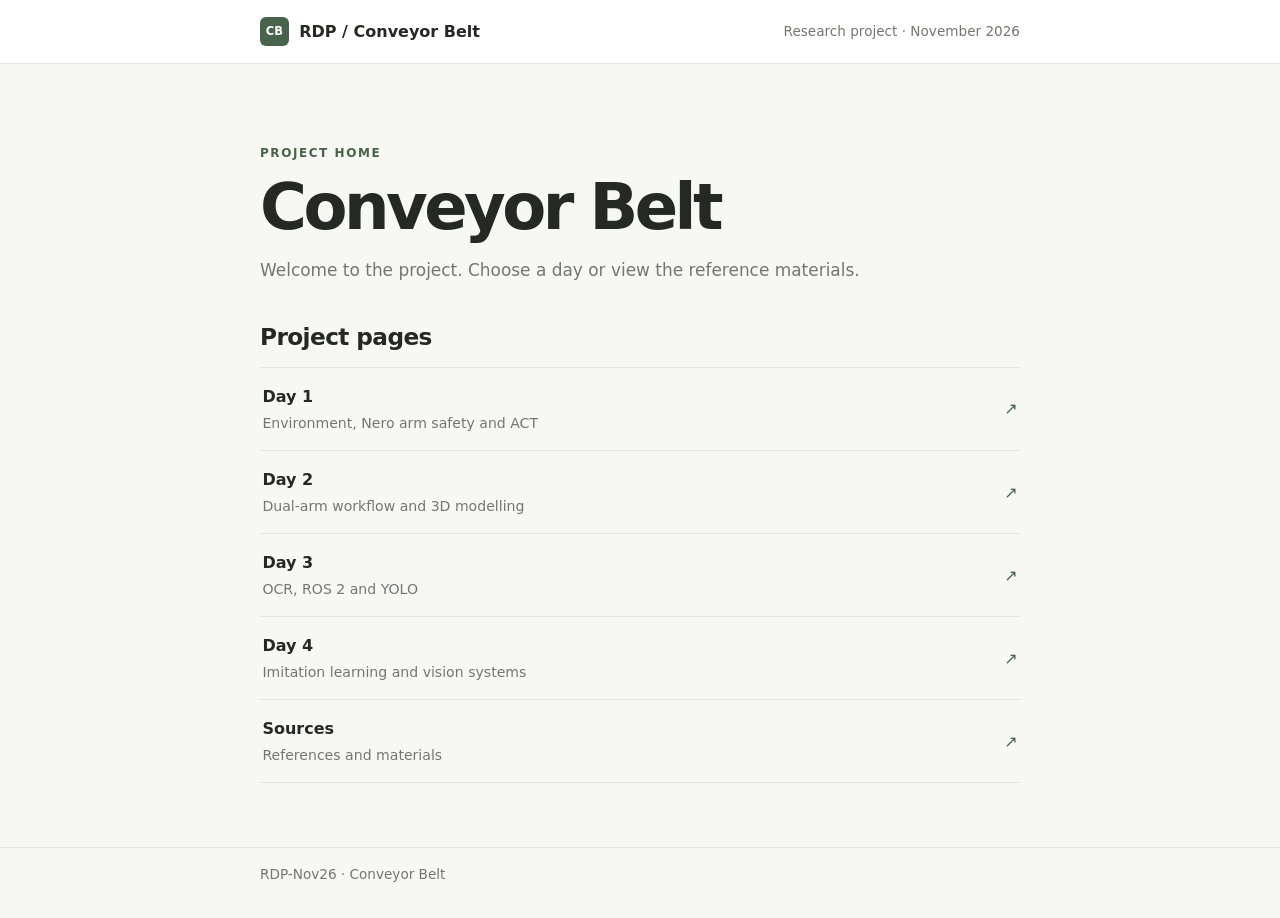
<file: index.html>
<!doctype html>
<html lang="en">
<head>
  <meta charset="utf-8">
  <meta name="viewport" content="width=device-width, initial-scale=1">
  <meta name="description" content="RDP-Nov26 Conveyor Belt project home page.">
  <title>Conveyor Belt — RDP-Nov26</title>
  <link rel="stylesheet" href="assets/site.css">
</head>
<body>
  <header class="site-header">
    <a class="brand" href="index.html"><span class="brand-mark" aria-hidden="true">CB</span> RDP / Conveyor Belt</a>
    <span class="header-note">Research project · November 2026</span>
  </header>
  <main class="container home-main">
    <p class="eyebrow">Project home</p>
    <h1>Conveyor Belt</h1>
    <p class="intro">Welcome to the project. Choose a day or view the reference materials.</p>
    <section aria-labelledby="pages-title">
      <h2 id="pages-title">Project pages</h2>
      <nav aria-label="Project pages" class="page-list">
        <a class="page-row" href="pages/day-1.html"><span><strong>Day 1</strong><small>Environment, Nero arm safety and ACT</small></span><span class="arrow" aria-hidden="true">↗</span></a>
        <a class="page-row" href="pages/day-2.html"><span><strong>Day 2</strong><small>Dual-arm workflow and 3D modelling</small></span><span class="arrow" aria-hidden="true">↗</span></a>
        <a class="page-row" href="pages/day-3.html"><span><strong>Day 3</strong><small>OCR, ROS 2 and YOLO</small></span><span class="arrow" aria-hidden="true">↗</span></a>
        <a class="page-row" href="pages/day-4.html"><span><strong>Day 4</strong><small>Imitation learning and vision systems</small></span><span class="arrow" aria-hidden="true">↗</span></a>
        <a class="page-row" href="pages/sources.html"><span><strong>Sources</strong><small>References and materials</small></span><span class="arrow" aria-hidden="true">↗</span></a>
        <!-- Add a page: create pages/your-page.html and copy a page-row link, changing its URL, title, and description. -->
      </nav>
    </section>
  </main>
  <footer class="site-footer"><div class="container">RDP-Nov26 · Conveyor Belt</div></footer>
</body>
</html>
</file>
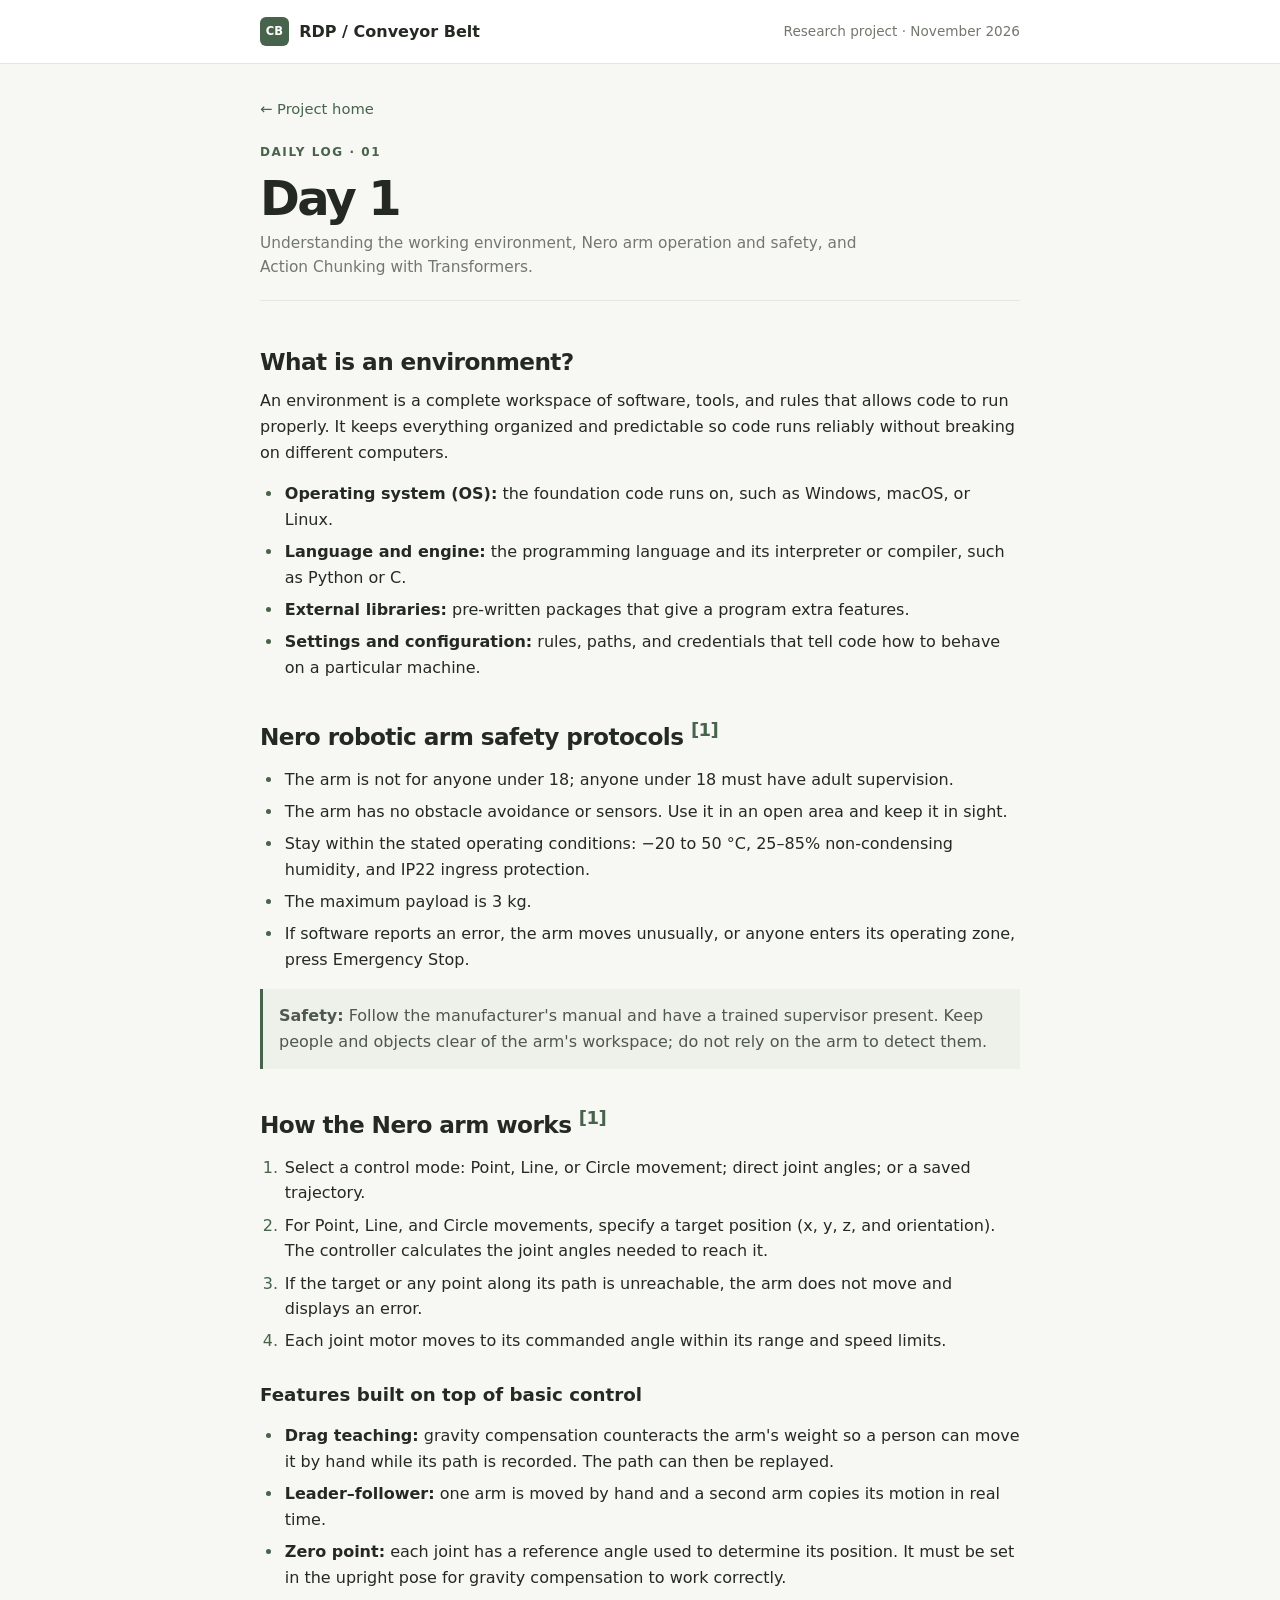
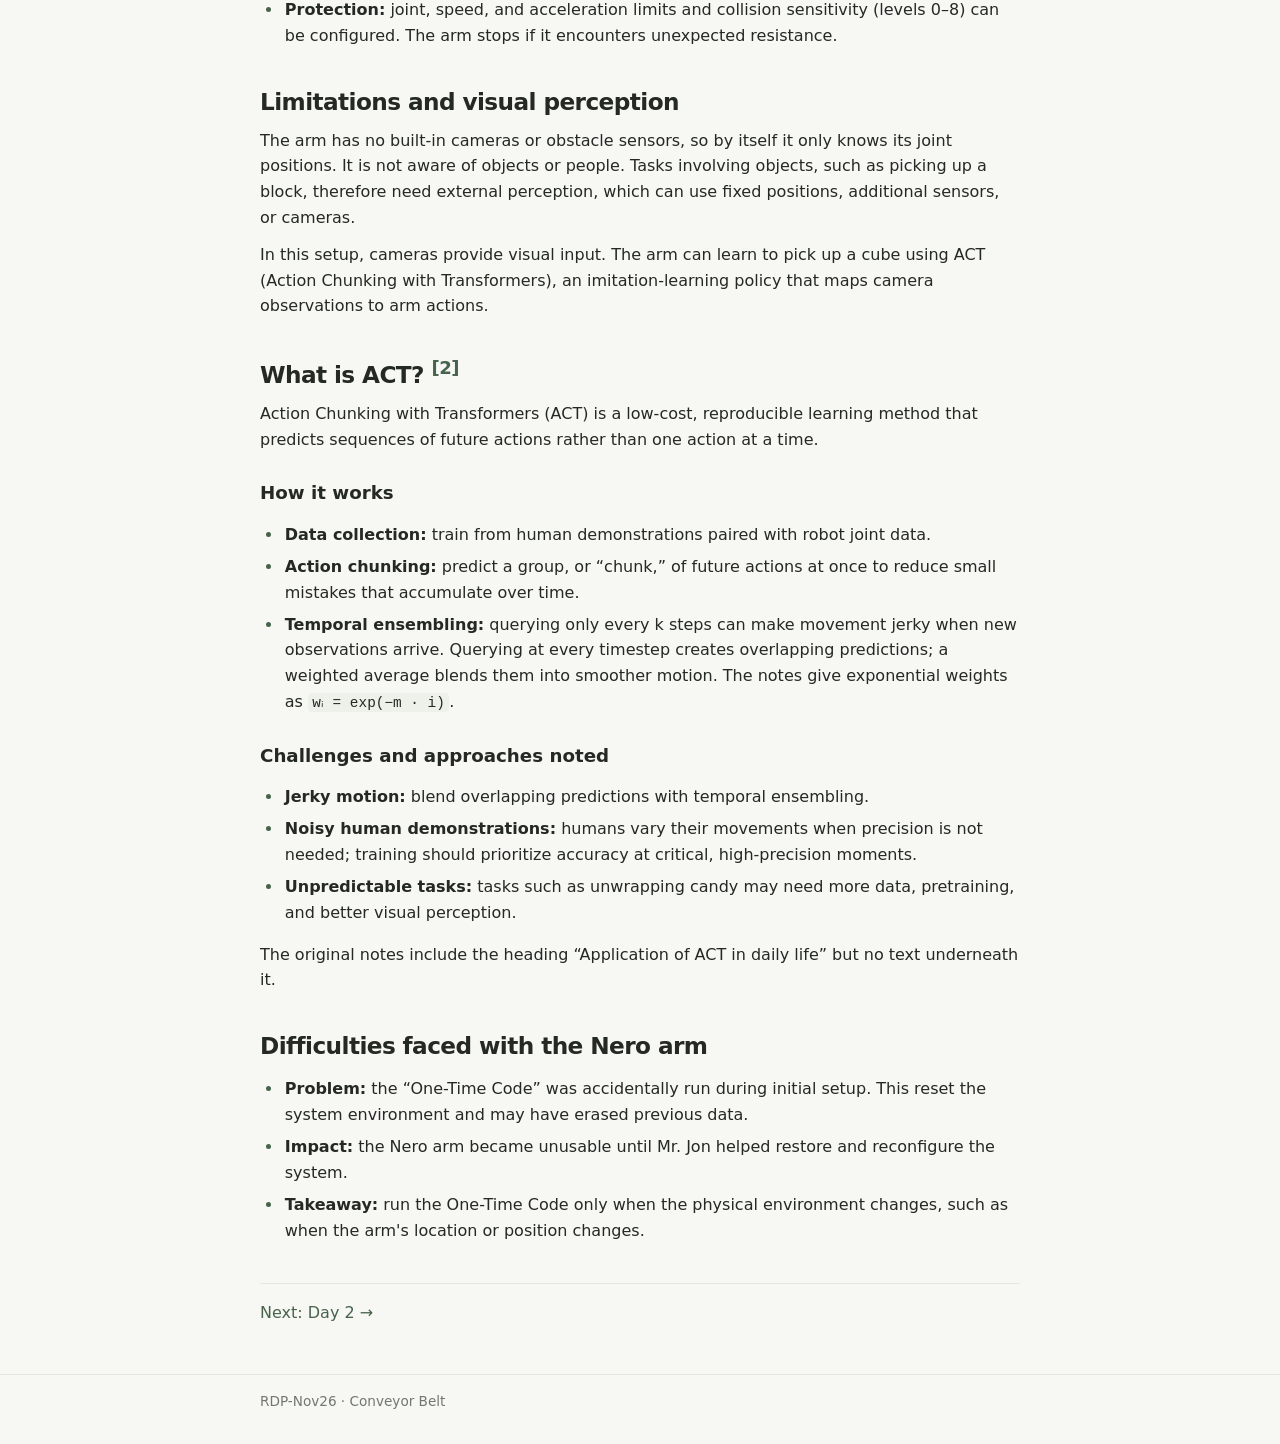
<file: pages/day-1.html>
<!doctype html>
<html lang="en">
<head>
  <meta charset="utf-8">
  <meta name="viewport" content="width=device-width, initial-scale=1">
  <meta name="description" content="Day 1 notes on the Nero robotic arm, operating environment, safety, and ACT.">
  <title>Day 1 — Conveyor Belt</title>
  <link rel="stylesheet" href="../assets/site.css">
</head>
<body>
  <header class="site-header">
    <a class="brand" href="../index.html"><span class="brand-mark" aria-hidden="true">CB</span> RDP / Conveyor Belt</a>
    <span class="header-note">Research project · November 2026</span>
  </header>
  <main class="container page-main">
    <a class="back-link" href="../index.html">← Project home</a>
    <header class="page-heading"><p class="eyebrow">Daily log · 01</p><h1>Day 1</h1><p class="intro">Understanding the working environment, Nero arm operation and safety, and Action Chunking with Transformers.</p></header>

    <article class="article-content">
      <h2>What is an environment?</h2>
      <p>An environment is a complete workspace of software, tools, and rules that allows code to run properly. It keeps everything organized and predictable so code runs reliably without breaking on different computers.</p>
      <ul>
        <li><strong>Operating system (OS):</strong> the foundation code runs on, such as Windows, macOS, or Linux.</li>
        <li><strong>Language and engine:</strong> the programming language and its interpreter or compiler, such as Python or C.</li>
        <li><strong>External libraries:</strong> pre-written packages that give a program extra features.</li>
        <li><strong>Settings and configuration:</strong> rules, paths, and credentials that tell code how to behave on a particular machine.</li>
      </ul>

      <h2>Nero robotic arm safety protocols <a class="citation" href="../pages/sources.html">[1]</a></h2>
      <ul>
        <li>The arm is not for anyone under 18; anyone under 18 must have adult supervision.</li>
        <li>The arm has no obstacle avoidance or sensors. Use it in an open area and keep it in sight.</li>
        <li>Stay within the stated operating conditions: −20 to 50 °C, 25–85% non-condensing humidity, and IP22 ingress protection.</li>
        <li>The maximum payload is 3 kg.</li>
        <li>If software reports an error, the arm moves unusually, or anyone enters its operating zone, press Emergency Stop.</li>
      </ul>
      <p class="notice"><strong>Safety:</strong> Follow the manufacturer's manual and have a trained supervisor present. Keep people and objects clear of the arm's workspace; do not rely on the arm to detect them.</p>

      <h2>How the Nero arm works <a class="citation" href="../pages/sources.html">[1]</a></h2>
      <ol>
        <li>Select a control mode: Point, Line, or Circle movement; direct joint angles; or a saved trajectory.</li>
        <li>For Point, Line, and Circle movements, specify a target position (x, y, z, and orientation). The controller calculates the joint angles needed to reach it.</li>
        <li>If the target or any point along its path is unreachable, the arm does not move and displays an error.</li>
        <li>Each joint motor moves to its commanded angle within its range and speed limits.</li>
      </ol>

      <h3>Features built on top of basic control</h3>
      <ul>
        <li><strong>Drag teaching:</strong> gravity compensation counteracts the arm's weight so a person can move it by hand while its path is recorded. The path can then be replayed.</li>
        <li><strong>Leader–follower:</strong> one arm is moved by hand and a second arm copies its motion in real time.</li>
        <li><strong>Zero point:</strong> each joint has a reference angle used to determine its position. It must be set in the upright pose for gravity compensation to work correctly.</li>
        <li><strong>Protection:</strong> joint, speed, and acceleration limits and collision sensitivity (levels 0–8) can be configured. The arm stops if it encounters unexpected resistance.</li>
      </ul>

      <h2>Limitations and visual perception</h2>
      <p>The arm has no built-in cameras or obstacle sensors, so by itself it only knows its joint positions. It is not aware of objects or people. Tasks involving objects, such as picking up a block, therefore need external perception, which can use fixed positions, additional sensors, or cameras.</p>
      <p>In this setup, cameras provide visual input. The arm can learn to pick up a cube using ACT (Action Chunking with Transformers), an imitation-learning policy that maps camera observations to arm actions.</p>

      <h2>What is ACT? <a class="citation" href="../pages/sources.html">[2]</a></h2>
      <p>Action Chunking with Transformers (ACT) is a low-cost, reproducible learning method that predicts sequences of future actions rather than one action at a time.</p>
      <h3>How it works</h3>
      <ul>
        <li><strong>Data collection:</strong> train from human demonstrations paired with robot joint data.</li>
        <li><strong>Action chunking:</strong> predict a group, or “chunk,” of future actions at once to reduce small mistakes that accumulate over time.</li>
        <li><strong>Temporal ensembling:</strong> querying only every k steps can make movement jerky when new observations arrive. Querying at every timestep creates overlapping predictions; a weighted average blends them into smoother motion. The notes give exponential weights as <code>wᵢ = exp(−m · i)</code>.</li>
      </ul>
      <h3>Challenges and approaches noted</h3>
      <ul>
        <li><strong>Jerky motion:</strong> blend overlapping predictions with temporal ensembling.</li>
        <li><strong>Noisy human demonstrations:</strong> humans vary their movements when precision is not needed; training should prioritize accuracy at critical, high-precision moments.</li>
        <li><strong>Unpredictable tasks:</strong> tasks such as unwrapping candy may need more data, pretraining, and better visual perception.</li>
      </ul>
      <p>The original notes include the heading “Application of ACT in daily life” but no text underneath it.</p>

      <h2>Difficulties faced with the Nero arm</h2>
      <ul>
        <li><strong>Problem:</strong> the “One-Time Code” was accidentally run during initial setup. This reset the system environment and may have erased previous data.</li>
        <li><strong>Impact:</strong> the Nero arm became unusable until Mr. Jon helped restore and reconfigure the system.</li>
        <li><strong>Takeaway:</strong> run the One-Time Code only when the physical environment changes, such as when the arm's location or position changes.</li>
      </ul>
    </article>
    <nav class="article-pagination" aria-label="More project pages"><a href="day-2.html">Next: Day 2 →</a></nav>
  </main>
  <footer class="site-footer"><div class="container">RDP-Nov26 · Conveyor Belt</div></footer>
</body>
</html>
</file>
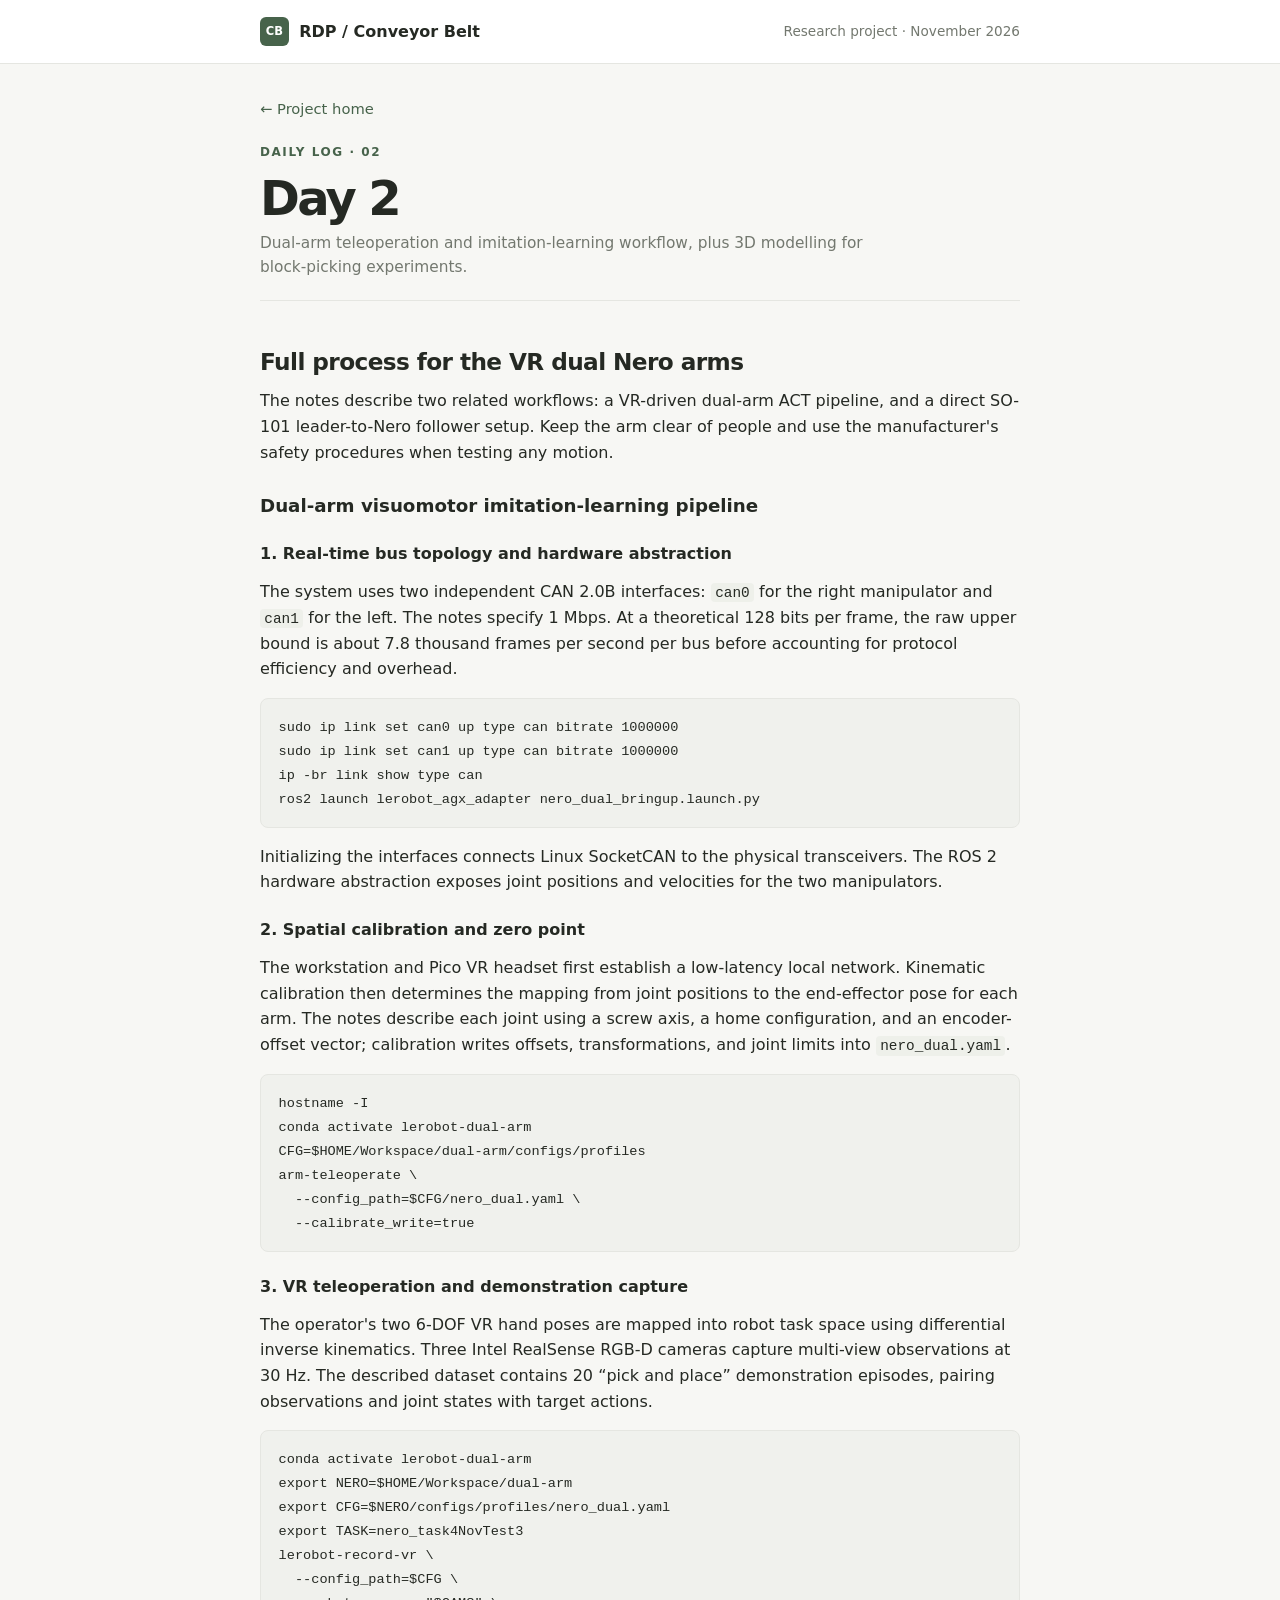
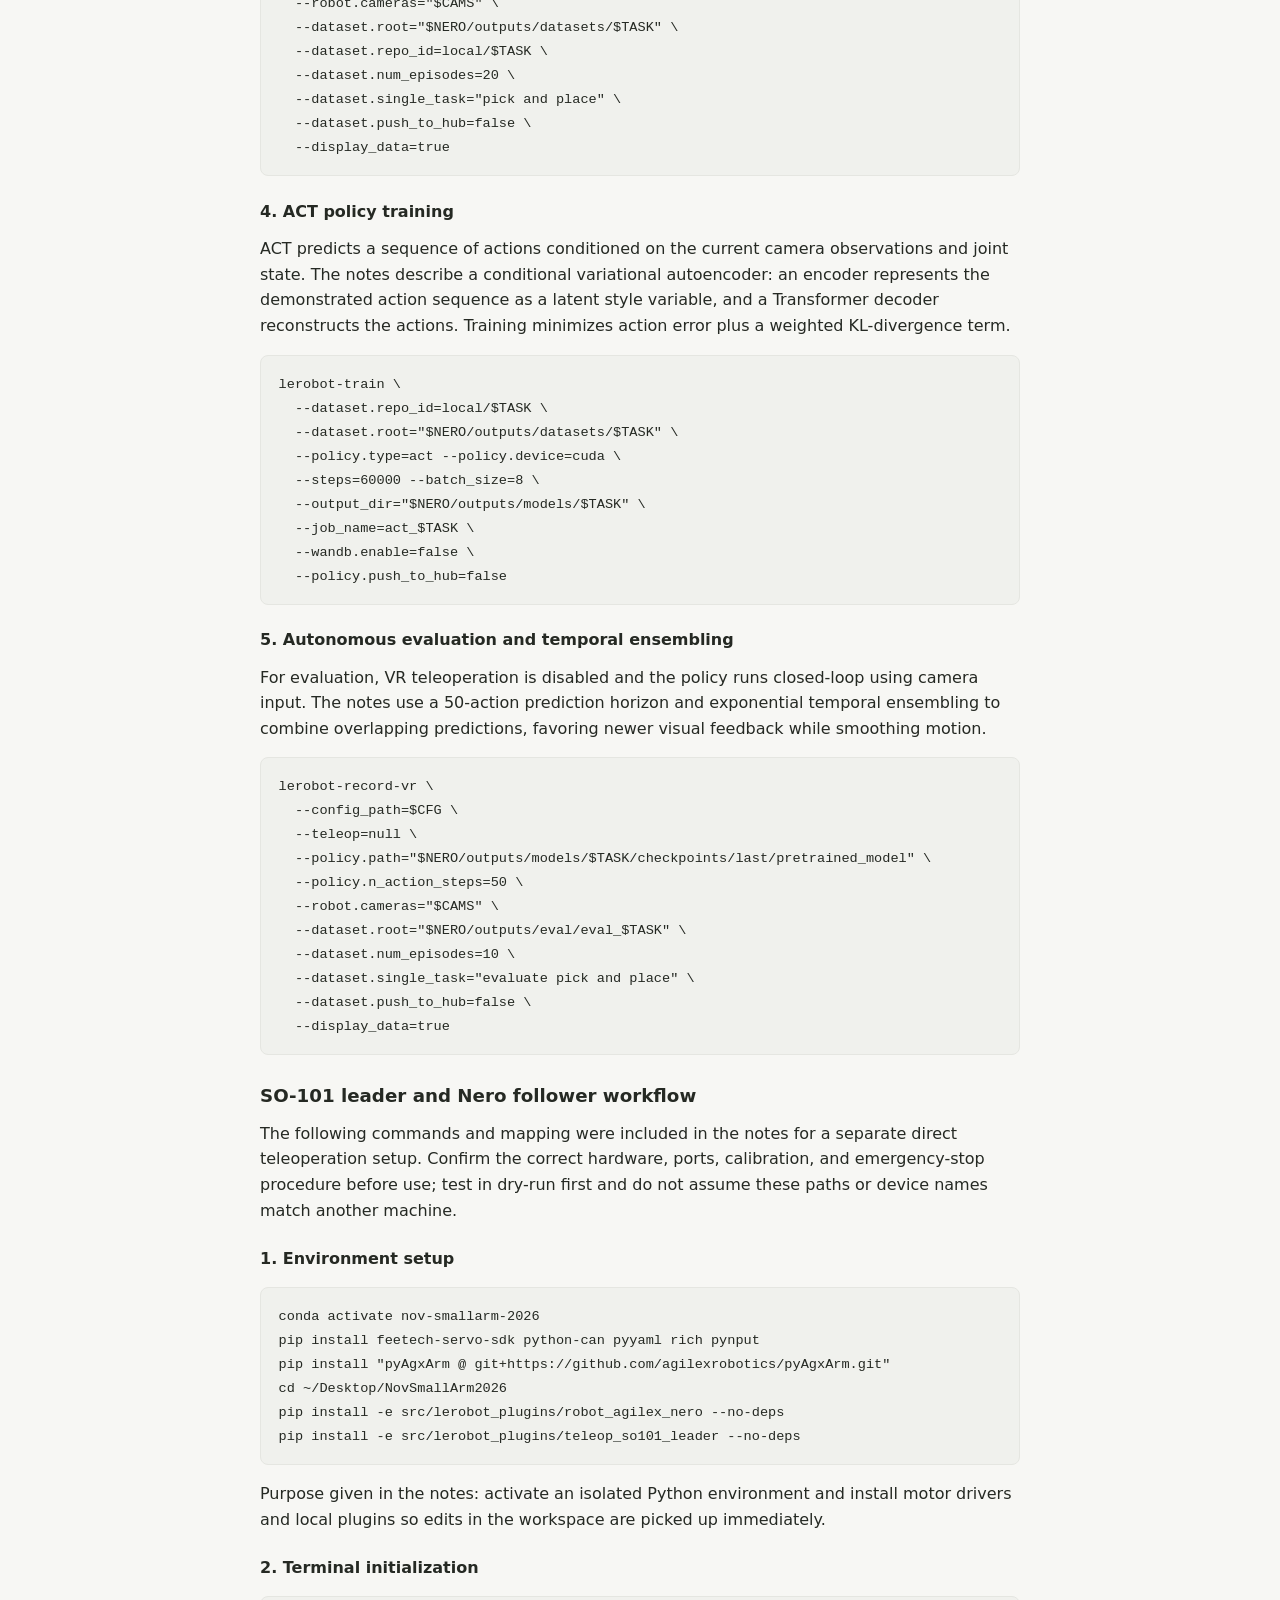
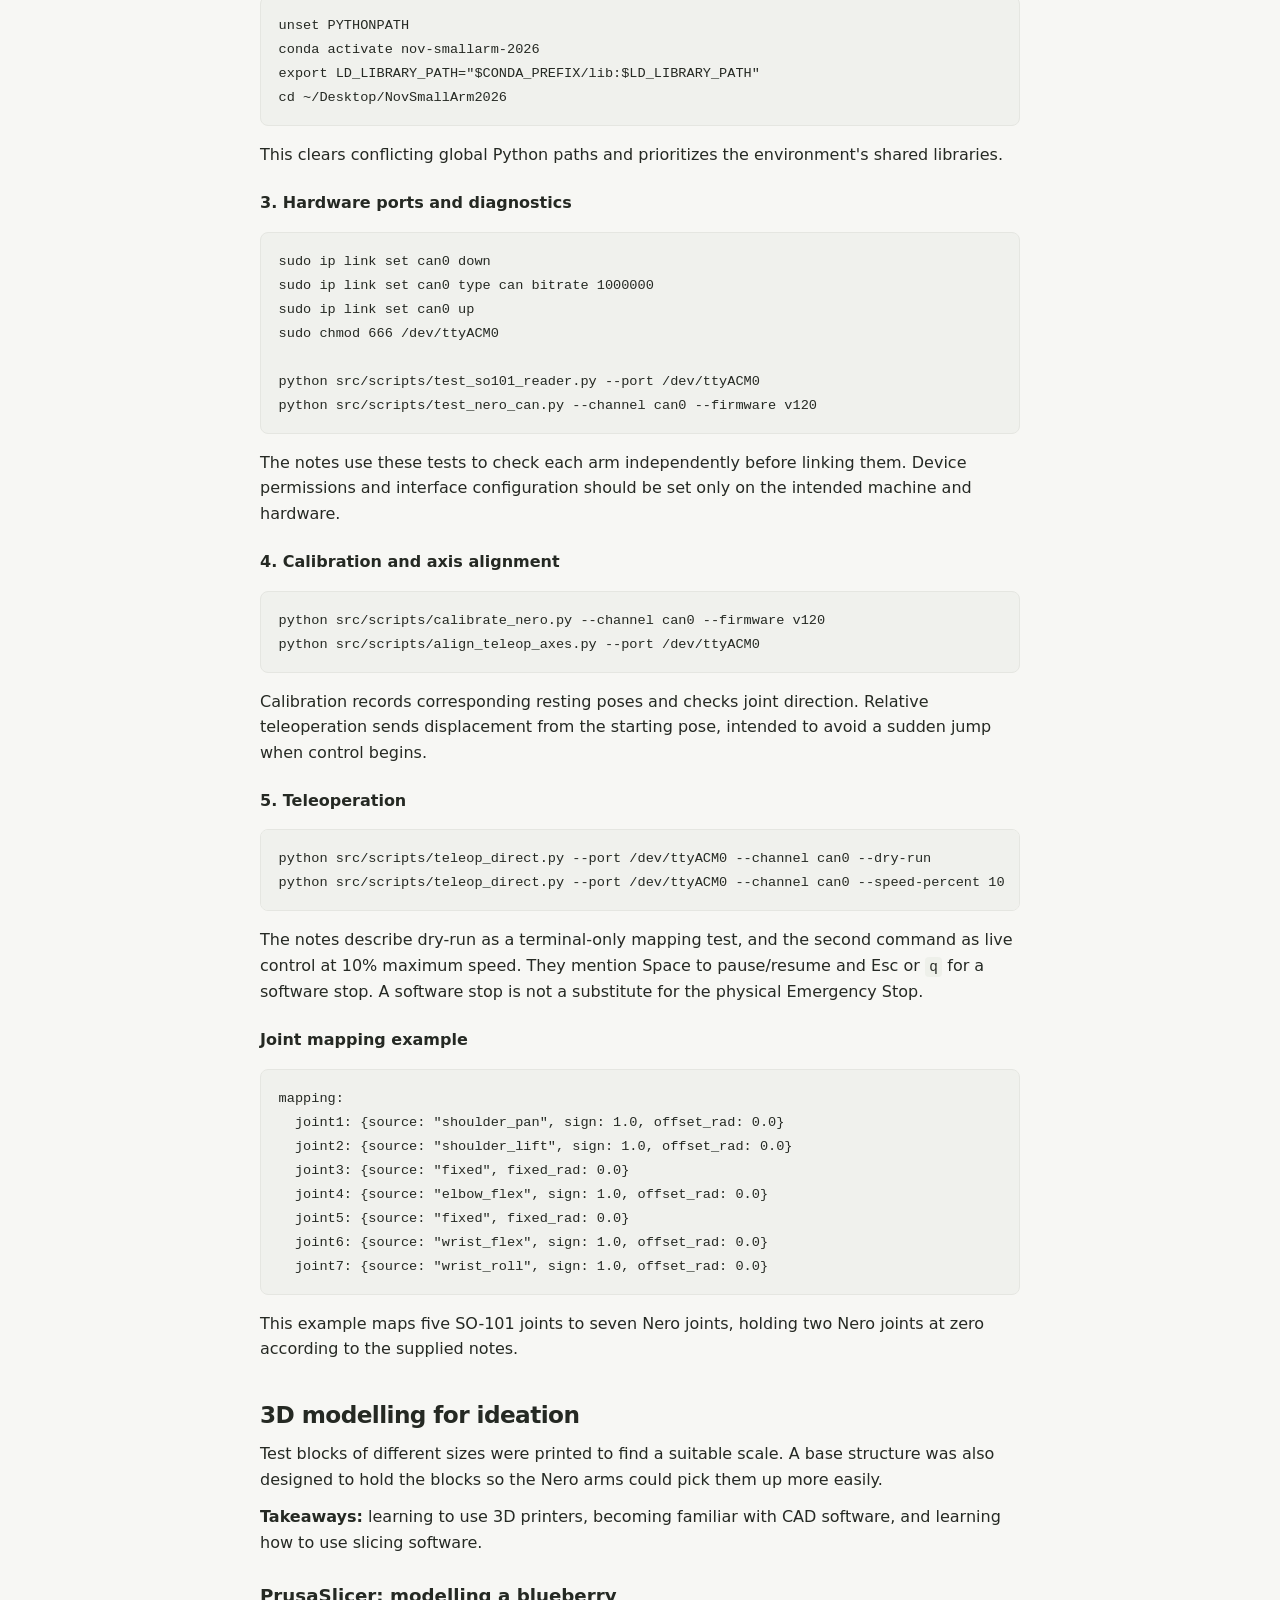
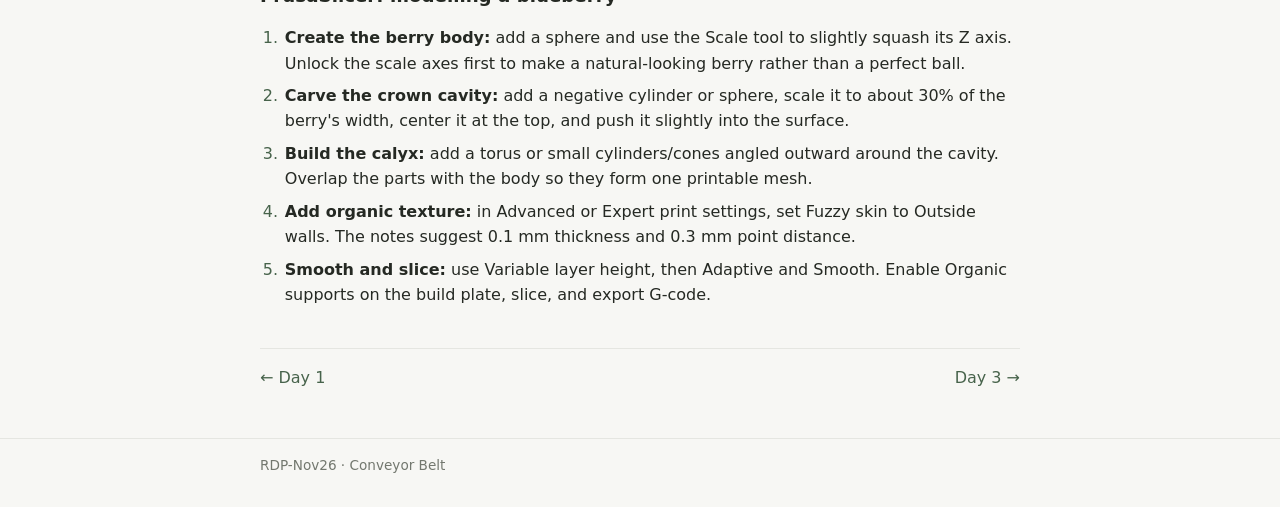
<file: pages/day-2.html>
<!doctype html>
<html lang="en">
<head>
  <meta charset="utf-8">
  <meta name="viewport" content="width=device-width, initial-scale=1">
  <meta name="description" content="Day 2 notes on the dual-arm Nero workflow, ACT, and 3D modelling.">
  <title>Day 2 — Conveyor Belt</title>
  <link rel="stylesheet" href="../assets/site.css">
</head>
<body>
  <header class="site-header">
    <a class="brand" href="../index.html"><span class="brand-mark" aria-hidden="true">CB</span> RDP / Conveyor Belt</a>
    <span class="header-note">Research project · November 2026</span>
  </header>
  <main class="container page-main">
    <a class="back-link" href="../index.html">← Project home</a>
    <header class="page-heading"><p class="eyebrow">Daily log · 02</p><h1>Day 2</h1><p class="intro">Dual-arm teleoperation and imitation-learning workflow, plus 3D modelling for block-picking experiments.</p></header>

    <article class="article-content">
      <h2>Full process for the VR dual Nero arms</h2>
      <p>The notes describe two related workflows: a VR-driven dual-arm ACT pipeline, and a direct SO-101 leader-to-Nero follower setup. Keep the arm clear of people and use the manufacturer's safety procedures when testing any motion.</p>

      <h3>Dual-arm visuomotor imitation-learning pipeline</h3>
      <h4>1. Real-time bus topology and hardware abstraction</h4>
      <p>The system uses two independent CAN 2.0B interfaces: <code>can0</code> for the right manipulator and <code>can1</code> for the left. The notes specify 1 Mbps. At a theoretical 128 bits per frame, the raw upper bound is about 7.8 thousand frames per second per bus before accounting for protocol efficiency and overhead.</p>
      <pre><code>sudo ip link set can0 up type can bitrate 1000000
sudo ip link set can1 up type can bitrate 1000000
ip -br link show type can
ros2 launch lerobot_agx_adapter nero_dual_bringup.launch.py</code></pre>
      <p>Initializing the interfaces connects Linux SocketCAN to the physical transceivers. The ROS 2 hardware abstraction exposes joint positions and velocities for the two manipulators.</p>

      <h4>2. Spatial calibration and zero point</h4>
      <p>The workstation and Pico VR headset first establish a low-latency local network. Kinematic calibration then determines the mapping from joint positions to the end-effector pose for each arm. The notes describe each joint using a screw axis, a home configuration, and an encoder-offset vector; calibration writes offsets, transformations, and joint limits into <code>nero_dual.yaml</code>.</p>
      <pre><code>hostname -I
conda activate lerobot-dual-arm
CFG=$HOME/Workspace/dual-arm/configs/profiles
arm-teleoperate \
  --config_path=$CFG/nero_dual.yaml \
  --calibrate_write=true</code></pre>

      <h4>3. VR teleoperation and demonstration capture</h4>
      <p>The operator's two 6-DOF VR hand poses are mapped into robot task space using differential inverse kinematics. Three Intel RealSense RGB-D cameras capture multi-view observations at 30 Hz. The described dataset contains 20 “pick and place” demonstration episodes, pairing observations and joint states with target actions.</p>
      <pre><code>conda activate lerobot-dual-arm
export NERO=$HOME/Workspace/dual-arm
export CFG=$NERO/configs/profiles/nero_dual.yaml
export TASK=nero_task4NovTest3
lerobot-record-vr \
  --config_path=$CFG \
  --robot.cameras="$CAMS" \
  --dataset.root="$NERO/outputs/datasets/$TASK" \
  --dataset.repo_id=local/$TASK \
  --dataset.num_episodes=20 \
  --dataset.single_task="pick and place" \
  --dataset.push_to_hub=false \
  --display_data=true</code></pre>

      <h4>4. ACT policy training</h4>
      <p>ACT predicts a sequence of actions conditioned on the current camera observations and joint state. The notes describe a conditional variational autoencoder: an encoder represents the demonstrated action sequence as a latent style variable, and a Transformer decoder reconstructs the actions. Training minimizes action error plus a weighted KL-divergence term.</p>
      <pre><code>lerobot-train \
  --dataset.repo_id=local/$TASK \
  --dataset.root="$NERO/outputs/datasets/$TASK" \
  --policy.type=act --policy.device=cuda \
  --steps=60000 --batch_size=8 \
  --output_dir="$NERO/outputs/models/$TASK" \
  --job_name=act_$TASK \
  --wandb.enable=false \
  --policy.push_to_hub=false</code></pre>

      <h4>5. Autonomous evaluation and temporal ensembling</h4>
      <p>For evaluation, VR teleoperation is disabled and the policy runs closed-loop using camera input. The notes use a 50-action prediction horizon and exponential temporal ensembling to combine overlapping predictions, favoring newer visual feedback while smoothing motion.</p>
      <pre><code>lerobot-record-vr \
  --config_path=$CFG \
  --teleop=null \
  --policy.path="$NERO/outputs/models/$TASK/checkpoints/last/pretrained_model" \
  --policy.n_action_steps=50 \
  --robot.cameras="$CAMS" \
  --dataset.root="$NERO/outputs/eval/eval_$TASK" \
  --dataset.num_episodes=10 \
  --dataset.single_task="evaluate pick and place" \
  --dataset.push_to_hub=false \
  --display_data=true</code></pre>

      <h3>SO-101 leader and Nero follower workflow</h3>
      <p>The following commands and mapping were included in the notes for a separate direct teleoperation setup. Confirm the correct hardware, ports, calibration, and emergency-stop procedure before use; test in dry-run first and do not assume these paths or device names match another machine.</p>
      <h4>1. Environment setup</h4>
      <pre><code>conda activate nov-smallarm-2026
pip install feetech-servo-sdk python-can pyyaml rich pynput
pip install "pyAgxArm @ git+https://github.com/agilexrobotics/pyAgxArm.git"
cd ~/Desktop/NovSmallArm2026
pip install -e src/lerobot_plugins/robot_agilex_nero --no-deps
pip install -e src/lerobot_plugins/teleop_so101_leader --no-deps</code></pre>
      <p>Purpose given in the notes: activate an isolated Python environment and install motor drivers and local plugins so edits in the workspace are picked up immediately.</p>
      <h4>2. Terminal initialization</h4>
      <pre><code>unset PYTHONPATH
conda activate nov-smallarm-2026
export LD_LIBRARY_PATH="$CONDA_PREFIX/lib:$LD_LIBRARY_PATH"
cd ~/Desktop/NovSmallArm2026</code></pre>
      <p>This clears conflicting global Python paths and prioritizes the environment's shared libraries.</p>
      <h4>3. Hardware ports and diagnostics</h4>
      <pre><code>sudo ip link set can0 down
sudo ip link set can0 type can bitrate 1000000
sudo ip link set can0 up
sudo chmod 666 /dev/ttyACM0

python src/scripts/test_so101_reader.py --port /dev/ttyACM0
python src/scripts/test_nero_can.py --channel can0 --firmware v120</code></pre>
      <p>The notes use these tests to check each arm independently before linking them. Device permissions and interface configuration should be set only on the intended machine and hardware.</p>
      <h4>4. Calibration and axis alignment</h4>
      <pre><code>python src/scripts/calibrate_nero.py --channel can0 --firmware v120
python src/scripts/align_teleop_axes.py --port /dev/ttyACM0</code></pre>
      <p>Calibration records corresponding resting poses and checks joint direction. Relative teleoperation sends displacement from the starting pose, intended to avoid a sudden jump when control begins.</p>
      <h4>5. Teleoperation</h4>
      <pre><code>python src/scripts/teleop_direct.py --port /dev/ttyACM0 --channel can0 --dry-run
python src/scripts/teleop_direct.py --port /dev/ttyACM0 --channel can0 --speed-percent 10</code></pre>
      <p>The notes describe dry-run as a terminal-only mapping test, and the second command as live control at 10% maximum speed. They mention Space to pause/resume and Esc or <code>q</code> for a software stop. A software stop is not a substitute for the physical Emergency Stop.</p>
      <h4>Joint mapping example</h4>
      <pre><code>mapping:
  joint1: {source: "shoulder_pan", sign: 1.0, offset_rad: 0.0}
  joint2: {source: "shoulder_lift", sign: 1.0, offset_rad: 0.0}
  joint3: {source: "fixed", fixed_rad: 0.0}
  joint4: {source: "elbow_flex", sign: 1.0, offset_rad: 0.0}
  joint5: {source: "fixed", fixed_rad: 0.0}
  joint6: {source: "wrist_flex", sign: 1.0, offset_rad: 0.0}
  joint7: {source: "wrist_roll", sign: 1.0, offset_rad: 0.0}</code></pre>
      <p>This example maps five SO-101 joints to seven Nero joints, holding two Nero joints at zero according to the supplied notes.</p>

      <h2>3D modelling for ideation</h2>
      <p>Test blocks of different sizes were printed to find a suitable scale. A base structure was also designed to hold the blocks so the Nero arms could pick them up more easily.</p>
      <p><strong>Takeaways:</strong> learning to use 3D printers, becoming familiar with CAD software, and learning how to use slicing software.</p>

      <h3>PrusaSlicer: modelling a blueberry</h3>
      <ol>
        <li><strong>Create the berry body:</strong> add a sphere and use the Scale tool to slightly squash its Z axis. Unlock the scale axes first to make a natural-looking berry rather than a perfect ball.</li>
        <li><strong>Carve the crown cavity:</strong> add a negative cylinder or sphere, scale it to about 30% of the berry's width, center it at the top, and push it slightly into the surface.</li>
        <li><strong>Build the calyx:</strong> add a torus or small cylinders/cones angled outward around the cavity. Overlap the parts with the body so they form one printable mesh.</li>
        <li><strong>Add organic texture:</strong> in Advanced or Expert print settings, set Fuzzy skin to Outside walls. The notes suggest 0.1 mm thickness and 0.3 mm point distance.</li>
        <li><strong>Smooth and slice:</strong> use Variable layer height, then Adaptive and Smooth. Enable Organic supports on the build plate, slice, and export G-code.</li>
      </ol>
    </article>
    <nav class="article-pagination" aria-label="More project pages"><a href="day-1.html">← Day 1</a><a href="day-3.html">Day 3 →</a></nav>
  </main>
  <footer class="site-footer"><div class="container">RDP-Nov26 · Conveyor Belt</div></footer>
</body>
</html>
</file>
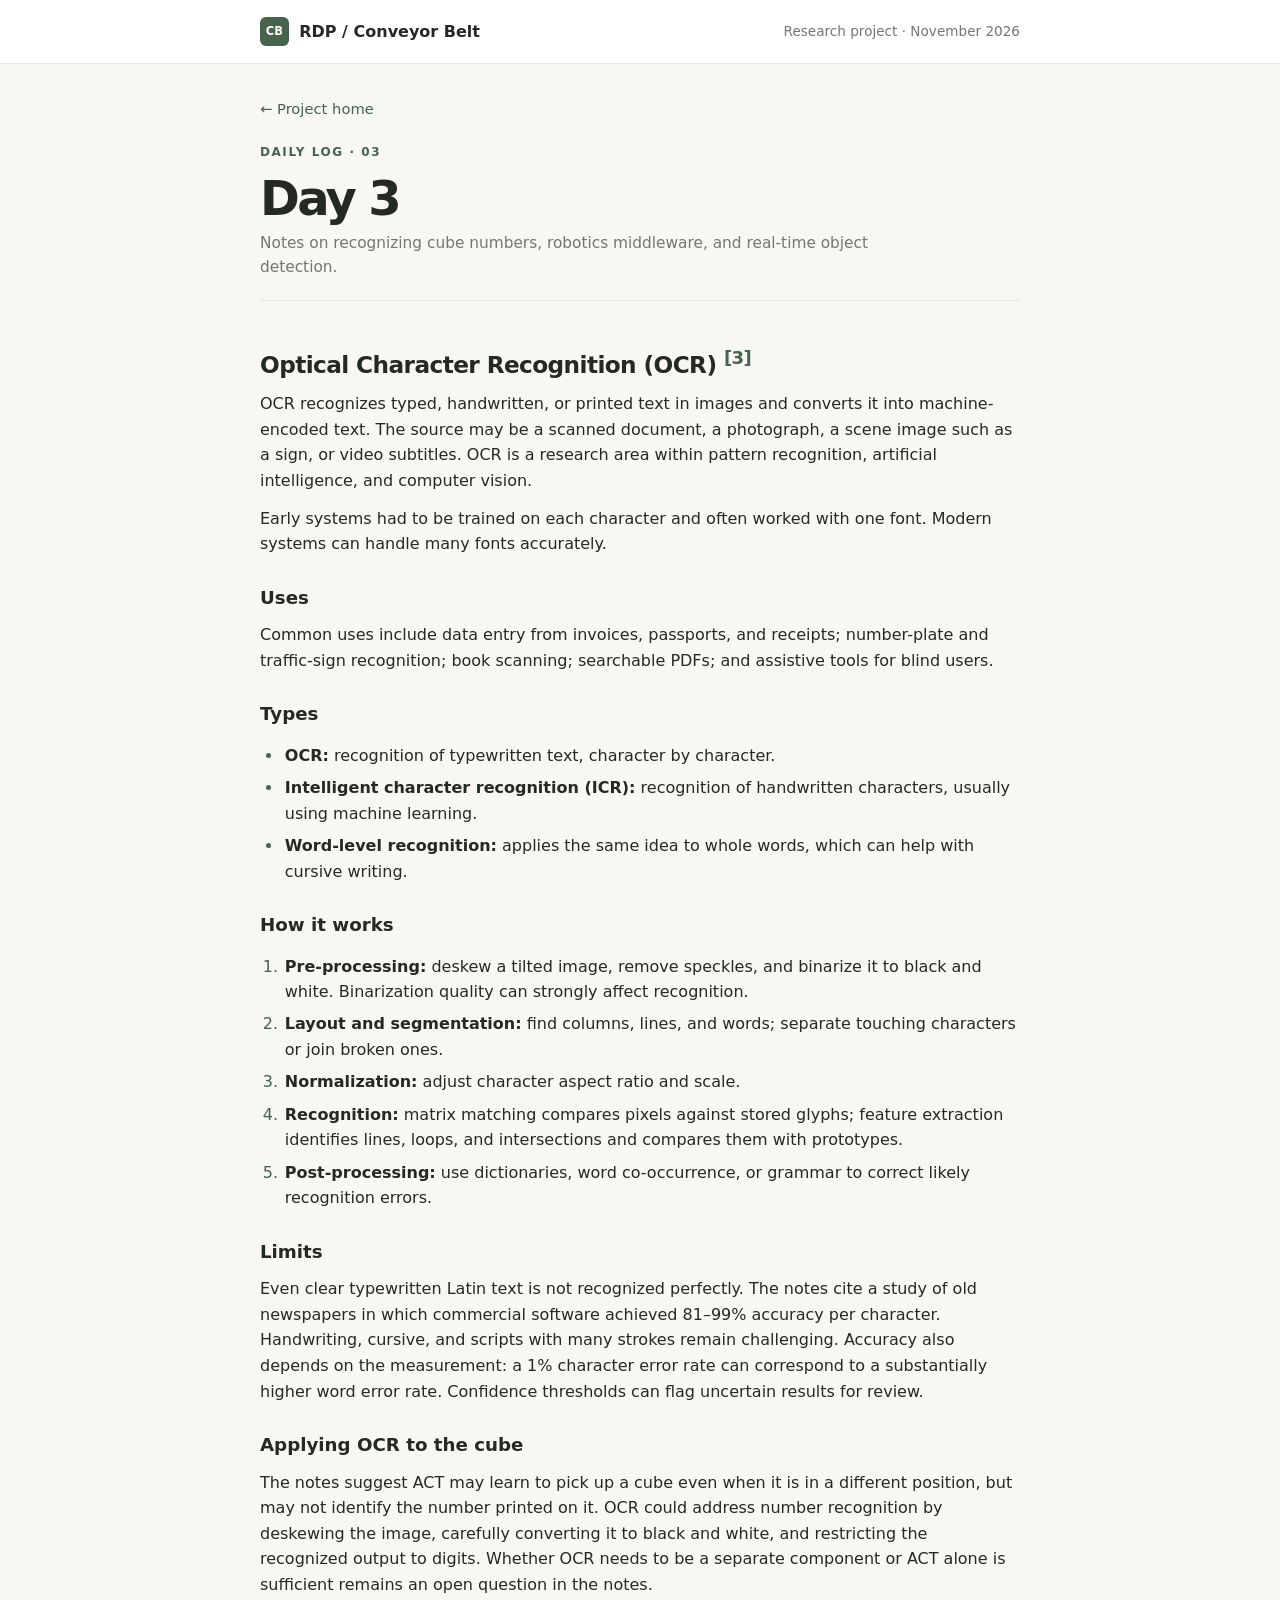
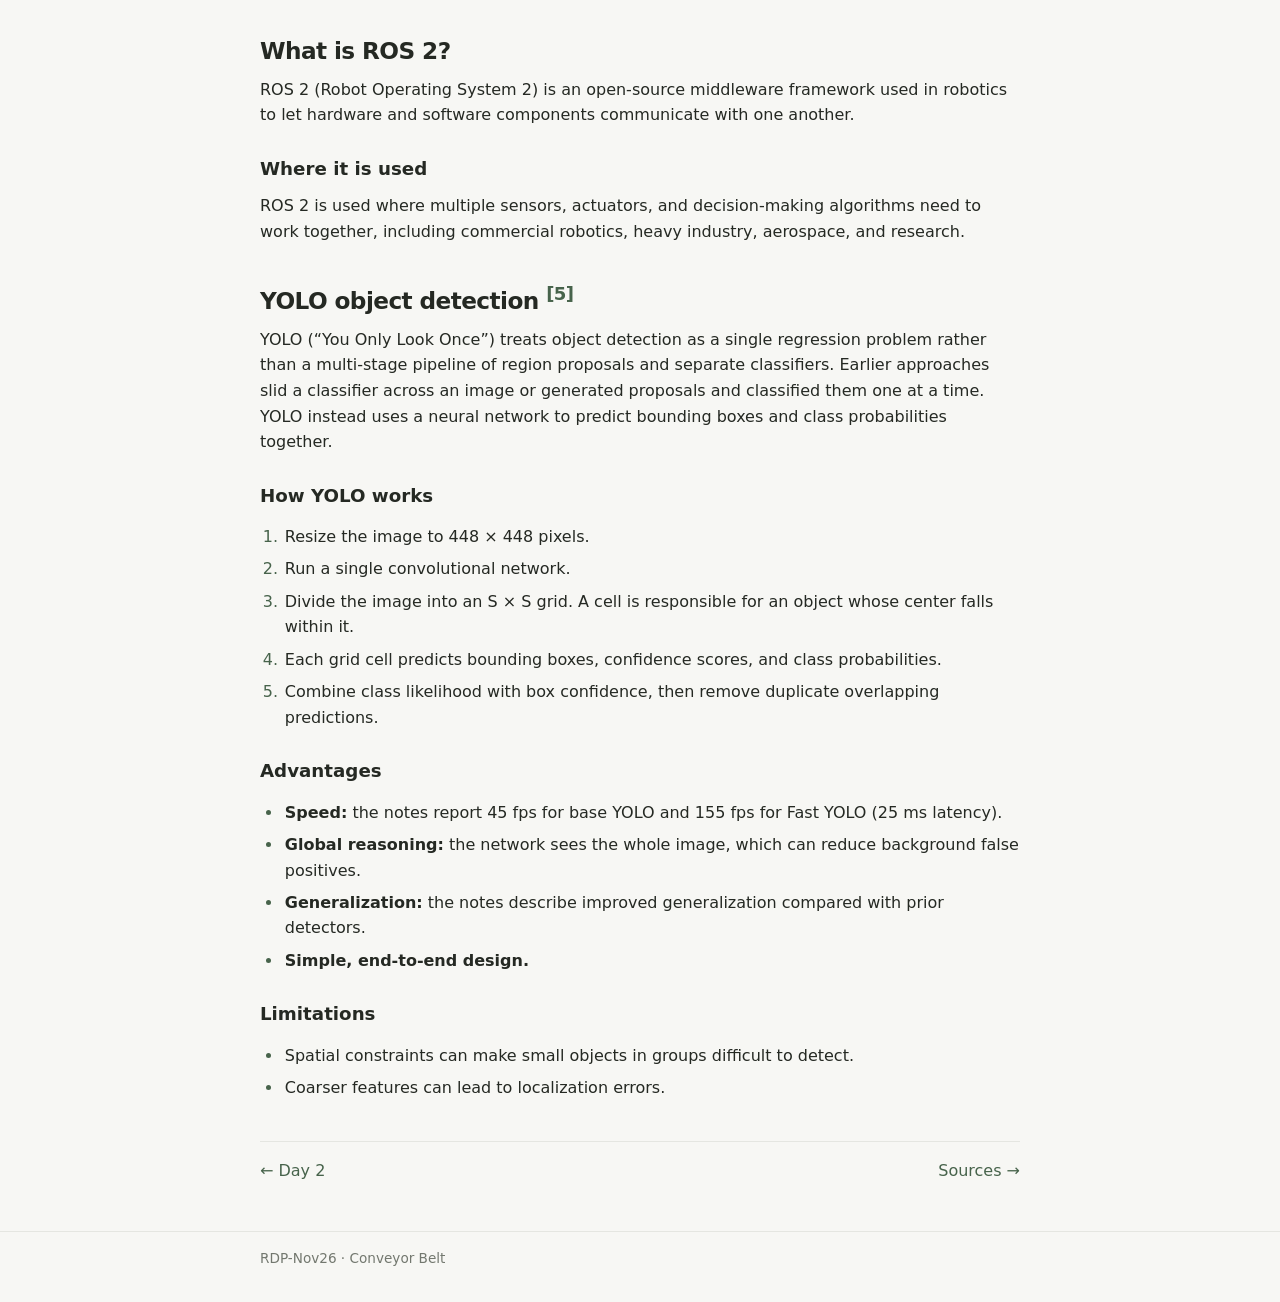
<file: pages/day-3.html>
<!doctype html>
<html lang="en">
<head>
  <meta charset="utf-8">
  <meta name="viewport" content="width=device-width, initial-scale=1">
  <meta name="description" content="Day 3 notes on OCR, ROS 2, and YOLO object detection.">
  <title>Day 3 — Conveyor Belt</title>
  <link rel="stylesheet" href="../assets/site.css">
</head>
<body>
  <header class="site-header">
    <a class="brand" href="../index.html"><span class="brand-mark" aria-hidden="true">CB</span> RDP / Conveyor Belt</a>
    <span class="header-note">Research project · November 2026</span>
  </header>
  <main class="container page-main">
    <a class="back-link" href="../index.html">← Project home</a>
    <header class="page-heading"><p class="eyebrow">Daily log · 03</p><h1>Day 3</h1><p class="intro">Notes on recognizing cube numbers, robotics middleware, and real-time object detection.</p></header>

    <article class="article-content">
      <h2>Optical Character Recognition (OCR) <a class="citation" href="sources.html">[3]</a></h2>
      <p>OCR recognizes typed, handwritten, or printed text in images and converts it into machine-encoded text. The source may be a scanned document, a photograph, a scene image such as a sign, or video subtitles. OCR is a research area within pattern recognition, artificial intelligence, and computer vision.</p>
      <p>Early systems had to be trained on each character and often worked with one font. Modern systems can handle many fonts accurately.</p>
      <h3>Uses</h3>
      <p>Common uses include data entry from invoices, passports, and receipts; number-plate and traffic-sign recognition; book scanning; searchable PDFs; and assistive tools for blind users.</p>
      <h3>Types</h3>
      <ul>
        <li><strong>OCR:</strong> recognition of typewritten text, character by character.</li>
        <li><strong>Intelligent character recognition (ICR):</strong> recognition of handwritten characters, usually using machine learning.</li>
        <li><strong>Word-level recognition:</strong> applies the same idea to whole words, which can help with cursive writing.</li>
      </ul>
      <h3>How it works</h3>
      <ol>
        <li><strong>Pre-processing:</strong> deskew a tilted image, remove speckles, and binarize it to black and white. Binarization quality can strongly affect recognition.</li>
        <li><strong>Layout and segmentation:</strong> find columns, lines, and words; separate touching characters or join broken ones.</li>
        <li><strong>Normalization:</strong> adjust character aspect ratio and scale.</li>
        <li><strong>Recognition:</strong> matrix matching compares pixels against stored glyphs; feature extraction identifies lines, loops, and intersections and compares them with prototypes.</li>
        <li><strong>Post-processing:</strong> use dictionaries, word co-occurrence, or grammar to correct likely recognition errors.</li>
      </ol>
      <h3>Limits</h3>
      <p>Even clear typewritten Latin text is not recognized perfectly. The notes cite a study of old newspapers in which commercial software achieved 81–99% accuracy per character. Handwriting, cursive, and scripts with many strokes remain challenging. Accuracy also depends on the measurement: a 1% character error rate can correspond to a substantially higher word error rate. Confidence thresholds can flag uncertain results for review.</p>
      <h3>Applying OCR to the cube</h3>
      <p>The notes suggest ACT may learn to pick up a cube even when it is in a different position, but may not identify the number printed on it. OCR could address number recognition by deskewing the image, carefully converting it to black and white, and restricting the recognized output to digits. Whether OCR needs to be a separate component or ACT alone is sufficient remains an open question in the notes.</p>

      <h2>What is ROS 2?</h2>
      <p>ROS 2 (Robot Operating System 2) is an open-source middleware framework used in robotics to let hardware and software components communicate with one another.</p>
      <h3>Where it is used</h3>
      <p>ROS 2 is used where multiple sensors, actuators, and decision-making algorithms need to work together, including commercial robotics, heavy industry, aerospace, and research.</p>

      <h2>YOLO object detection <a class="citation" href="sources.html">[5]</a></h2>
      <p>YOLO (“You Only Look Once”) treats object detection as a single regression problem rather than a multi-stage pipeline of region proposals and separate classifiers. Earlier approaches slid a classifier across an image or generated proposals and classified them one at a time. YOLO instead uses a neural network to predict bounding boxes and class probabilities together.</p>
      <h3>How YOLO works</h3>
      <ol>
        <li>Resize the image to 448 × 448 pixels.</li>
        <li>Run a single convolutional network.</li>
        <li>Divide the image into an S × S grid. A cell is responsible for an object whose center falls within it.</li>
        <li>Each grid cell predicts bounding boxes, confidence scores, and class probabilities.</li>
        <li>Combine class likelihood with box confidence, then remove duplicate overlapping predictions.</li>
      </ol>
      <h3>Advantages</h3>
      <ul>
        <li><strong>Speed:</strong> the notes report 45 fps for base YOLO and 155 fps for Fast YOLO (25 ms latency).</li>
        <li><strong>Global reasoning:</strong> the network sees the whole image, which can reduce background false positives.</li>
        <li><strong>Generalization:</strong> the notes describe improved generalization compared with prior detectors.</li>
        <li><strong>Simple, end-to-end design.</strong></li>
      </ul>
      <h3>Limitations</h3>
      <ul>
        <li>Spatial constraints can make small objects in groups difficult to detect.</li>
        <li>Coarser features can lead to localization errors.</li>
      </ul>
    </article>
    <nav class="article-pagination" aria-label="More project pages"><a href="day-2.html">← Day 2</a><a href="sources.html">Sources →</a></nav>
  </main>
  <footer class="site-footer"><div class="container">RDP-Nov26 · Conveyor Belt</div></footer>
</body>
</html>
</file>
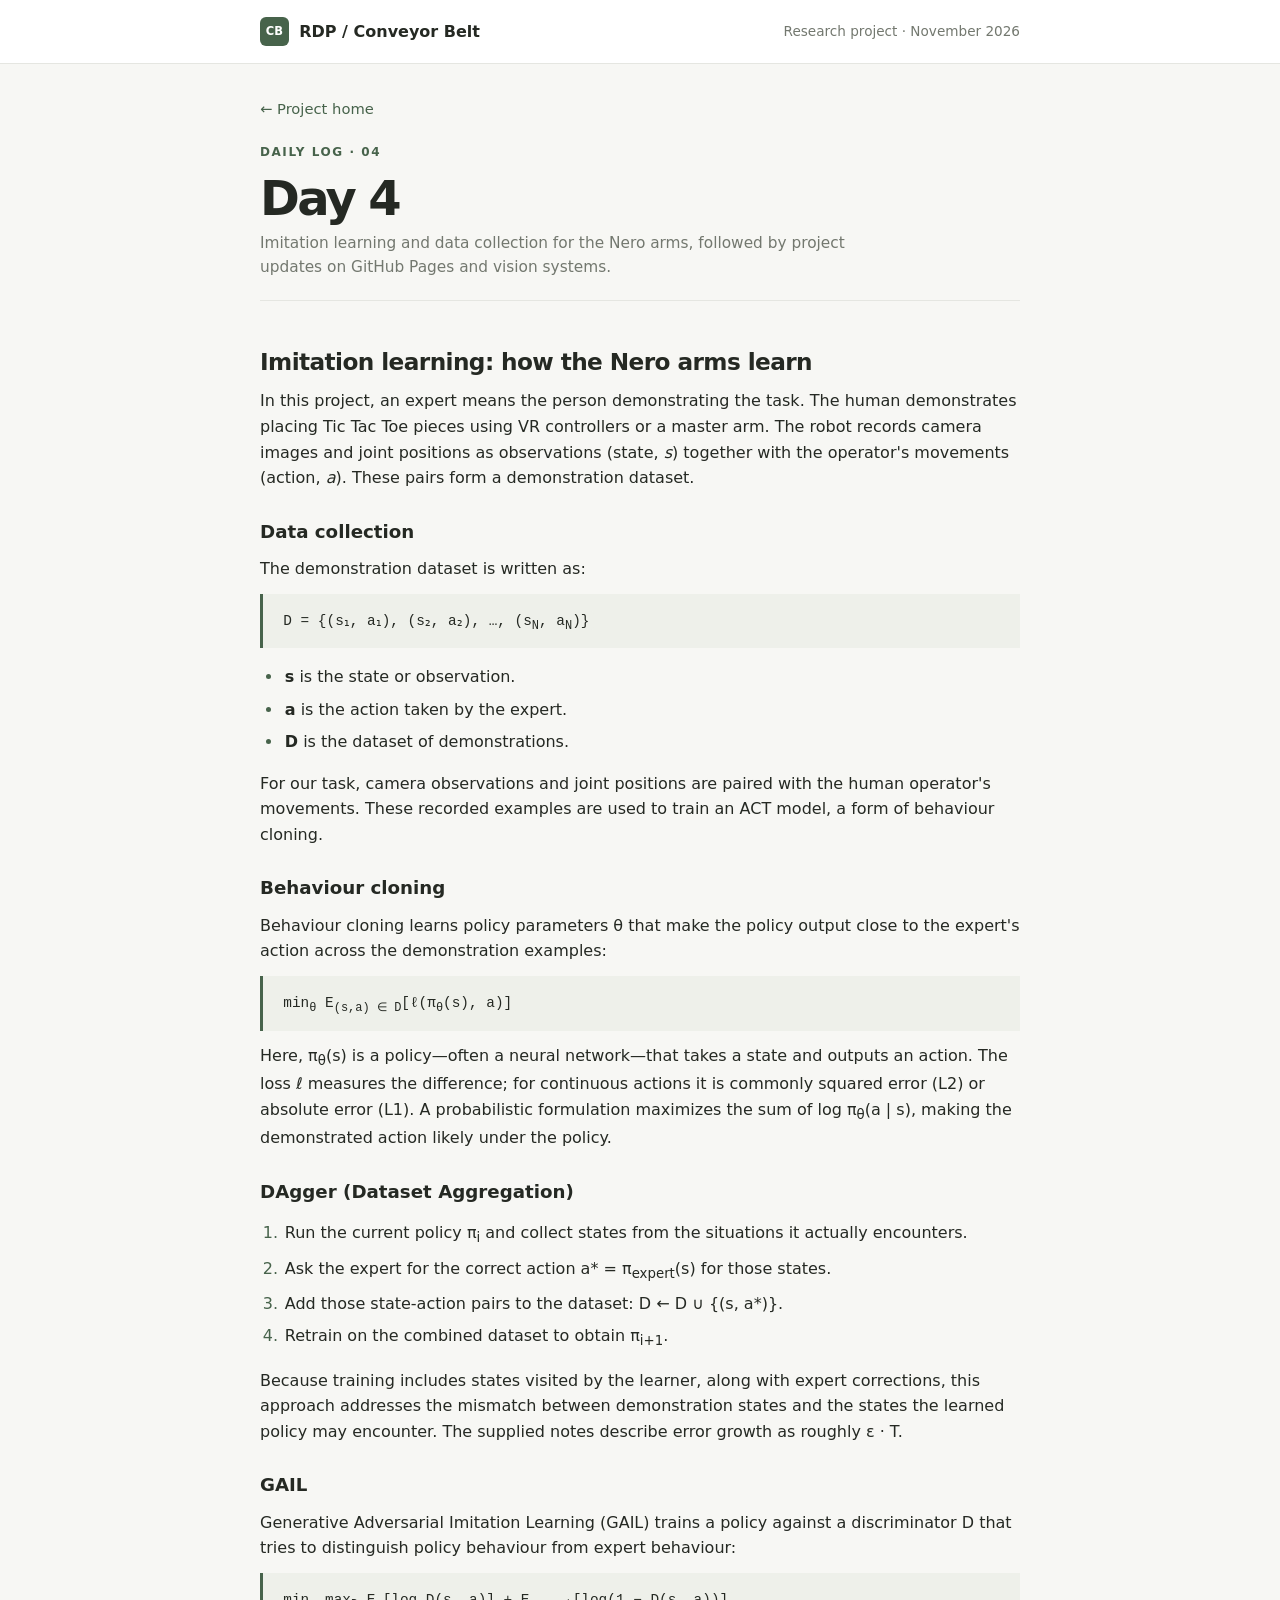
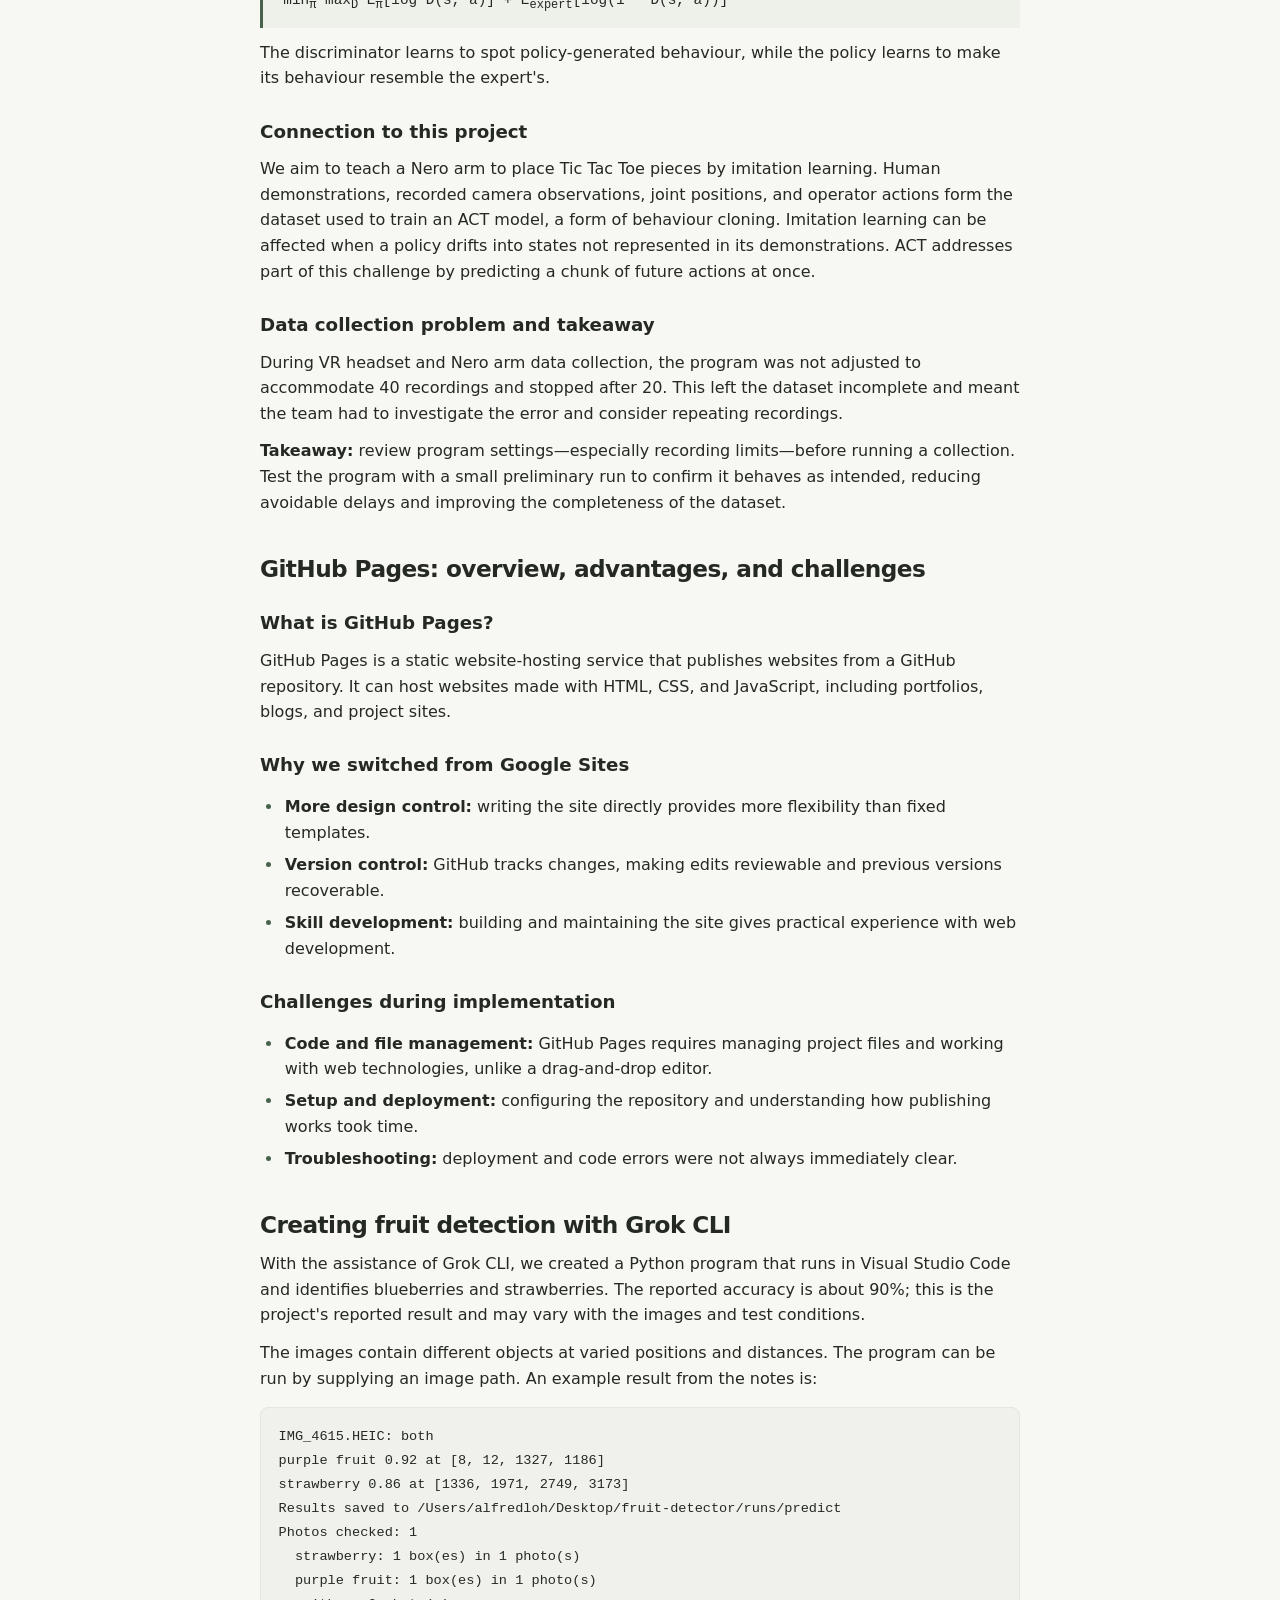
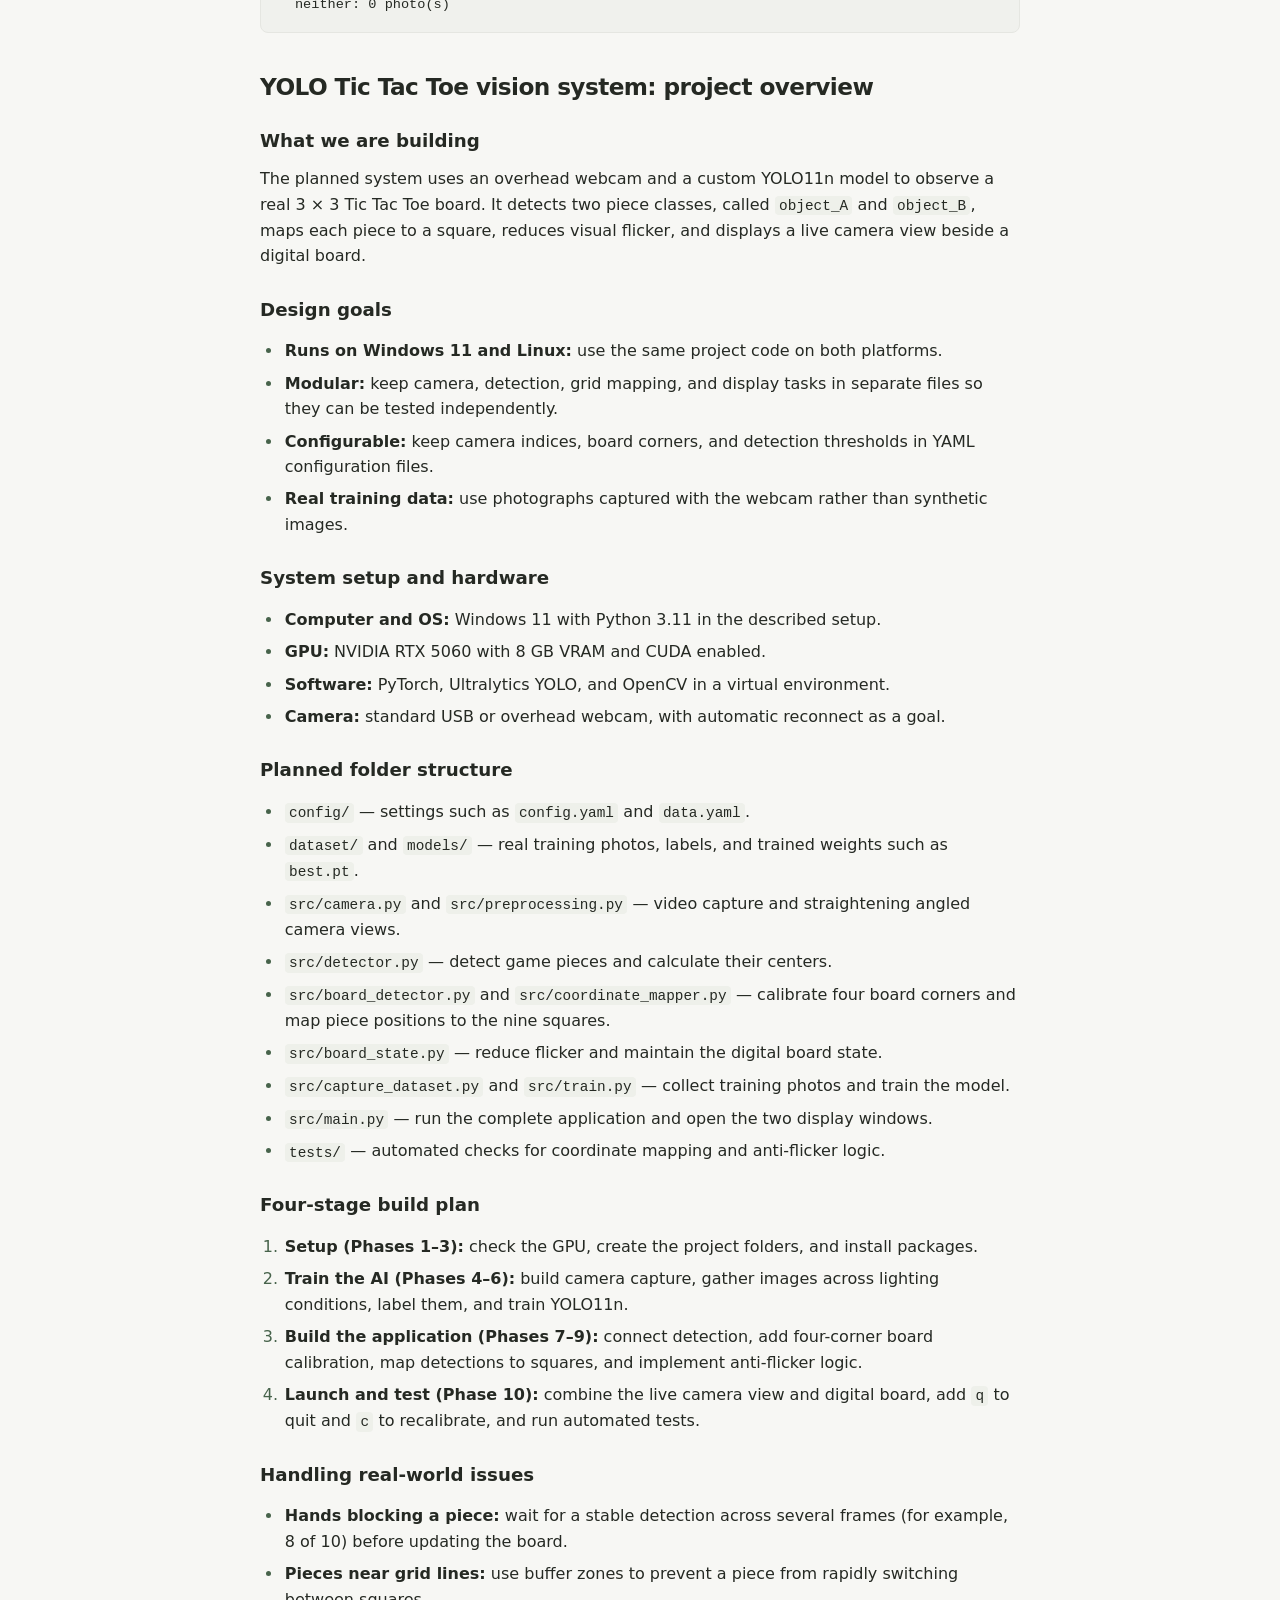
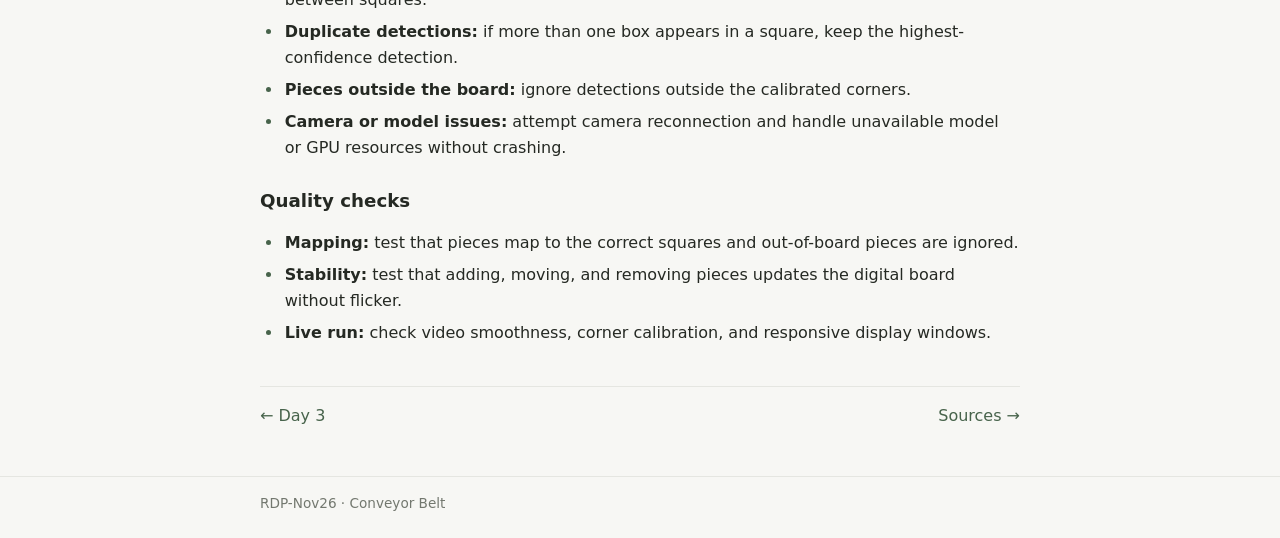
<file: pages/day-4.html>
<!doctype html>
<html lang="en">
<head>
  <meta charset="utf-8">
  <meta name="viewport" content="width=device-width, initial-scale=1">
  <meta name="description" content="Day 4 notes on imitation learning, data collection, fruit detection, a Tic Tac Toe vision system, and GitHub Pages.">
  <title>Day 4 — Conveyor Belt</title>
  <link rel="stylesheet" href="../assets/site.css">
</head>
<body>
  <header class="site-header">
    <a class="brand" href="../index.html"><span class="brand-mark" aria-hidden="true">CB</span> RDP / Conveyor Belt</a>
    <span class="header-note">Research project · November 2026</span>
  </header>
  <main class="container page-main">
    <a class="back-link" href="../index.html">← Project home</a>
    <header class="page-heading"><p class="eyebrow">Daily log · 04</p><h1>Day 4</h1><p class="intro">Imitation learning and data collection for the Nero arms, followed by project updates on GitHub Pages and vision systems.</p></header>

    <article class="article-content">
      <h2>Imitation learning: how the Nero arms learn</h2>
      <p>In this project, an expert means the person demonstrating the task. The human demonstrates placing Tic Tac Toe pieces using VR controllers or a master arm. The robot records camera images and joint positions as observations (state, <em>s</em>) together with the operator's movements (action, <em>a</em>). These pairs form a demonstration dataset.</p>

      <h3>Data collection</h3>
      <p>The demonstration dataset is written as:</p>
      <p class="equation"><code>D = {(s₁, a₁), (s₂, a₂), …, (s<sub>N</sub>, a<sub>N</sub>)}</code></p>
      <ul>
        <li><strong>s</strong> is the state or observation.</li>
        <li><strong>a</strong> is the action taken by the expert.</li>
        <li><strong>D</strong> is the dataset of demonstrations.</li>
      </ul>
      <p>For our task, camera observations and joint positions are paired with the human operator's movements. These recorded examples are used to train an ACT model, a form of behaviour cloning.</p>

      <h3>Behaviour cloning</h3>
      <p>Behaviour cloning learns policy parameters θ that make the policy output close to the expert's action across the demonstration examples:</p>
      <p class="equation"><code>min<sub>θ</sub> E<sub>(s,a) ∈ D</sub>[ℓ(π<sub>θ</sub>(s), a)]</code></p>
      <p>Here, π<sub>θ</sub>(s) is a policy—often a neural network—that takes a state and outputs an action. The loss ℓ measures the difference; for continuous actions it is commonly squared error (L2) or absolute error (L1). A probabilistic formulation maximizes the sum of log π<sub>θ</sub>(a | s), making the demonstrated action likely under the policy.</p>

      <h3>DAgger (Dataset Aggregation)</h3>
      <ol>
        <li>Run the current policy π<sub>i</sub> and collect states from the situations it actually encounters.</li>
        <li>Ask the expert for the correct action a* = π<sub>expert</sub>(s) for those states.</li>
        <li>Add those state-action pairs to the dataset: D ← D ∪ {(s, a*)}.</li>
        <li>Retrain on the combined dataset to obtain π<sub>i+1</sub>.</li>
      </ol>
      <p>Because training includes states visited by the learner, along with expert corrections, this approach addresses the mismatch between demonstration states and the states the learned policy may encounter. The supplied notes describe error growth as roughly ε · T.</p>

      <h3>GAIL</h3>
      <p>Generative Adversarial Imitation Learning (GAIL) trains a policy against a discriminator D that tries to distinguish policy behaviour from expert behaviour:</p>
      <p class="equation"><code>min<sub>π</sub> max<sub>D</sub> E<sub>π</sub>[log D(s, a)] + E<sub>expert</sub>[log(1 − D(s, a))]</code></p>
      <p>The discriminator learns to spot policy-generated behaviour, while the policy learns to make its behaviour resemble the expert's.</p>

      <h3>Connection to this project</h3>
      <p>We aim to teach a Nero arm to place Tic Tac Toe pieces by imitation learning. Human demonstrations, recorded camera observations, joint positions, and operator actions form the dataset used to train an ACT model, a form of behaviour cloning. Imitation learning can be affected when a policy drifts into states not represented in its demonstrations. ACT addresses part of this challenge by predicting a chunk of future actions at once.</p>

      <h3>Data collection problem and takeaway</h3>
      <p>During VR headset and Nero arm data collection, the program was not adjusted to accommodate 40 recordings and stopped after 20. This left the dataset incomplete and meant the team had to investigate the error and consider repeating recordings.</p>
      <p><strong>Takeaway:</strong> review program settings—especially recording limits—before running a collection. Test the program with a small preliminary run to confirm it behaves as intended, reducing avoidable delays and improving the completeness of the dataset.</p>

      <h2>GitHub Pages: overview, advantages, and challenges</h2>
      <h3>What is GitHub Pages?</h3>
      <p>GitHub Pages is a static website-hosting service that publishes websites from a GitHub repository. It can host websites made with HTML, CSS, and JavaScript, including portfolios, blogs, and project sites.</p>
      <h3>Why we switched from Google Sites</h3>
      <ul>
        <li><strong>More design control:</strong> writing the site directly provides more flexibility than fixed templates.</li>
        <li><strong>Version control:</strong> GitHub tracks changes, making edits reviewable and previous versions recoverable.</li>
        <li><strong>Skill development:</strong> building and maintaining the site gives practical experience with web development.</li>
      </ul>
      <h3>Challenges during implementation</h3>
      <ul>
        <li><strong>Code and file management:</strong> GitHub Pages requires managing project files and working with web technologies, unlike a drag-and-drop editor.</li>
        <li><strong>Setup and deployment:</strong> configuring the repository and understanding how publishing works took time.</li>
        <li><strong>Troubleshooting:</strong> deployment and code errors were not always immediately clear.</li>
      </ul>

      <h2>Creating fruit detection with Grok CLI</h2>
      <p>With the assistance of Grok CLI, we created a Python program that runs in Visual Studio Code and identifies blueberries and strawberries. The reported accuracy is about 90%; this is the project's reported result and may vary with the images and test conditions.</p>
      <p>The images contain different objects at varied positions and distances. The program can be run by supplying an image path. An example result from the notes is:</p>
      <pre><code>IMG_4615.HEIC: both
purple fruit 0.92 at [8, 12, 1327, 1186]
strawberry 0.86 at [1336, 1971, 2749, 3173]
Results saved to /Users/alfredloh/Desktop/fruit-detector/runs/predict
Photos checked: 1
  strawberry: 1 box(es) in 1 photo(s)
  purple fruit: 1 box(es) in 1 photo(s)
  neither: 0 photo(s)</code></pre>

      <h2>YOLO Tic Tac Toe vision system: project overview</h2>
      <h3>What we are building</h3>
      <p>The planned system uses an overhead webcam and a custom YOLO11n model to observe a real 3 × 3 Tic Tac Toe board. It detects two piece classes, called <code>object_A</code> and <code>object_B</code>, maps each piece to a square, reduces visual flicker, and displays a live camera view beside a digital board.</p>
      <h3>Design goals</h3>
      <ul>
        <li><strong>Runs on Windows 11 and Linux:</strong> use the same project code on both platforms.</li>
        <li><strong>Modular:</strong> keep camera, detection, grid mapping, and display tasks in separate files so they can be tested independently.</li>
        <li><strong>Configurable:</strong> keep camera indices, board corners, and detection thresholds in YAML configuration files.</li>
        <li><strong>Real training data:</strong> use photographs captured with the webcam rather than synthetic images.</li>
      </ul>
      <h3>System setup and hardware</h3>
      <ul>
        <li><strong>Computer and OS:</strong> Windows 11 with Python 3.11 in the described setup.</li>
        <li><strong>GPU:</strong> NVIDIA RTX 5060 with 8 GB VRAM and CUDA enabled.</li>
        <li><strong>Software:</strong> PyTorch, Ultralytics YOLO, and OpenCV in a virtual environment.</li>
        <li><strong>Camera:</strong> standard USB or overhead webcam, with automatic reconnect as a goal.</li>
      </ul>
      <h3>Planned folder structure</h3>
      <ul>
        <li><code>config/</code> — settings such as <code>config.yaml</code> and <code>data.yaml</code>.</li>
        <li><code>dataset/</code> and <code>models/</code> — real training photos, labels, and trained weights such as <code>best.pt</code>.</li>
        <li><code>src/camera.py</code> and <code>src/preprocessing.py</code> — video capture and straightening angled camera views.</li>
        <li><code>src/detector.py</code> — detect game pieces and calculate their centers.</li>
        <li><code>src/board_detector.py</code> and <code>src/coordinate_mapper.py</code> — calibrate four board corners and map piece positions to the nine squares.</li>
        <li><code>src/board_state.py</code> — reduce flicker and maintain the digital board state.</li>
        <li><code>src/capture_dataset.py</code> and <code>src/train.py</code> — collect training photos and train the model.</li>
        <li><code>src/main.py</code> — run the complete application and open the two display windows.</li>
        <li><code>tests/</code> — automated checks for coordinate mapping and anti-flicker logic.</li>
      </ul>
      <h3>Four-stage build plan</h3>
      <ol>
        <li><strong>Setup (Phases 1–3):</strong> check the GPU, create the project folders, and install packages.</li>
        <li><strong>Train the AI (Phases 4–6):</strong> build camera capture, gather images across lighting conditions, label them, and train YOLO11n.</li>
        <li><strong>Build the application (Phases 7–9):</strong> connect detection, add four-corner board calibration, map detections to squares, and implement anti-flicker logic.</li>
        <li><strong>Launch and test (Phase 10):</strong> combine the live camera view and digital board, add <code>q</code> to quit and <code>c</code> to recalibrate, and run automated tests.</li>
      </ol>
      <h3>Handling real-world issues</h3>
      <ul>
        <li><strong>Hands blocking a piece:</strong> wait for a stable detection across several frames (for example, 8 of 10) before updating the board.</li>
        <li><strong>Pieces near grid lines:</strong> use buffer zones to prevent a piece from rapidly switching between squares.</li>
        <li><strong>Duplicate detections:</strong> if more than one box appears in a square, keep the highest-confidence detection.</li>
        <li><strong>Pieces outside the board:</strong> ignore detections outside the calibrated corners.</li>
        <li><strong>Camera or model issues:</strong> attempt camera reconnection and handle unavailable model or GPU resources without crashing.</li>
      </ul>
      <h3>Quality checks</h3>
      <ul>
        <li><strong>Mapping:</strong> test that pieces map to the correct squares and out-of-board pieces are ignored.</li>
        <li><strong>Stability:</strong> test that adding, moving, and removing pieces updates the digital board without flicker.</li>
        <li><strong>Live run:</strong> check video smoothness, corner calibration, and responsive display windows.</li>
      </ul>
    </article>
    <nav class="article-pagination" aria-label="More project pages"><a href="day-3.html">← Day 3</a><a href="sources.html">Sources →</a></nav>
  </main>
  <footer class="site-footer"><div class="container">RDP-Nov26 · Conveyor Belt</div></footer>
</body>
</html>
</file>
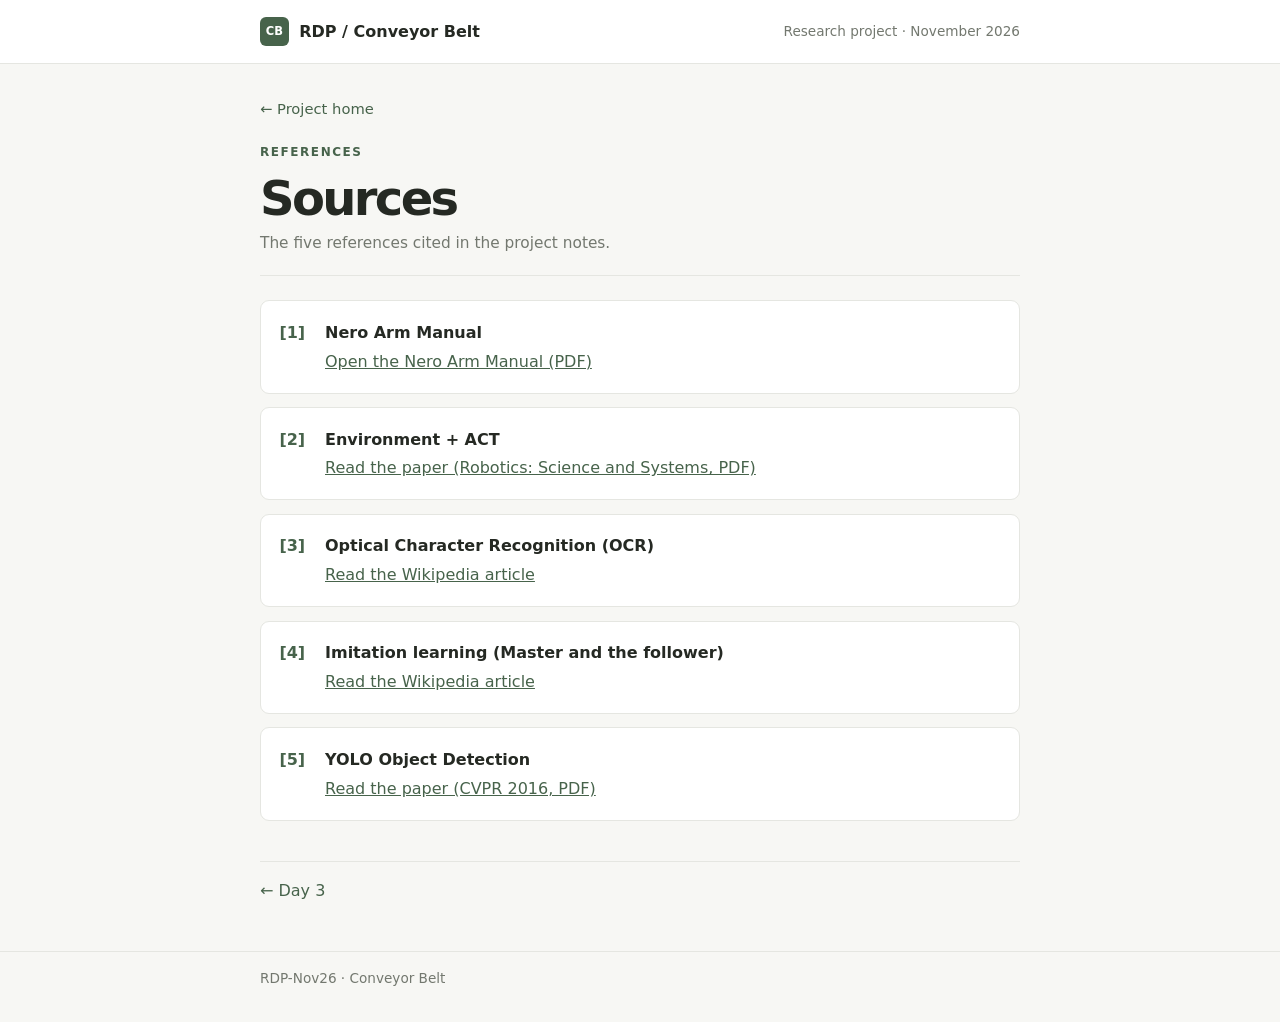
<file: pages/sources.html>
<!doctype html>
<html lang="en">
<head>
  <meta charset="utf-8">
  <meta name="viewport" content="width=device-width, initial-scale=1">
  <meta name="description" content="Five references for the Conveyor Belt robotics project.">
  <title>Sources — Conveyor Belt</title>
  <link rel="stylesheet" href="../assets/site.css">
  <style>
    .source-list { list-style: none; counter-reset: sources; padding: 0 !important; }
    .source-list li {
      counter-increment: sources;
      position: relative;
      margin: 0 0 .85rem !important;
      padding: 1.15rem 1.25rem 1.15rem 4rem !important;
      border: 1px solid var(--line);
      border-radius: 9px;
      background: var(--paper);
    }
    .source-list li::before {
      content: "[" counter(sources) "]";
      position: absolute;
      top: 1.15rem;
      left: 1.15rem;
      color: var(--accent);
      font-weight: 750;
    }
    .source-title { display: block; margin-bottom: .2rem; font-weight: 700; }
    .source-link { color: var(--accent); overflow-wrap: anywhere; }
  </style>
</head>
<body>
  <header class="site-header">
    <a class="brand" href="../index.html"><span class="brand-mark" aria-hidden="true">CB</span> RDP / Conveyor Belt</a>
    <span class="header-note">Research project · November 2026</span>
  </header>
  <main class="container page-main">
    <a class="back-link" href="../index.html">← Project home</a>
    <header class="page-heading">
      <p class="eyebrow">References</p>
      <h1>Sources</h1>
      <p class="intro">The five references cited in the project notes.</p>
    </header>
    <article class="article-content">
      <ol class="source-list">
        <li id="source-1">
          <span class="source-title">Nero Arm Manual</span>
          <a class="source-link" href="https://manuals.plus/m/e4a1f4677089345f4f41362cab378d66a027223cbb746da1ac1ca1ac08bf0e31_optim.pdf" target="_blank" rel="noopener noreferrer">Open the Nero Arm Manual (PDF)</a>
        </li>
        <li id="source-2">
          <span class="source-title">Environment + ACT</span>
          <a class="source-link" href="https://www.roboticsproceedings.org/rss19/p016.pdf" target="_blank" rel="noopener noreferrer">Read the paper (Robotics: Science and Systems, PDF)</a>
        </li>
        <li id="source-3">
          <span class="source-title">Optical Character Recognition (OCR)</span>
          <a class="source-link" href="http://en.wikipedia.org/wiki/Optical_character_recognition" target="_blank" rel="noopener noreferrer">Read the Wikipedia article</a>
        </li>
        <li id="source-4">
          <span class="source-title">Imitation learning (Master and the follower)</span>
          <a class="source-link" href="https://en.wikipedia.org/wiki/Imitation_learning" target="_blank" rel="noopener noreferrer">Read the Wikipedia article</a>
        </li>
        <li id="source-5">
          <span class="source-title">YOLO Object Detection</span>
          <a class="source-link" href="https://www.cv-foundation.org/openaccess/content_cvpr_2016/papers/Redmon_You_Only_Look_CVPR_2016_paper.pdf" target="_blank" rel="noopener noreferrer">Read the paper (CVPR 2016, PDF)</a>
        </li>
      </ol>
    </article>
    <nav class="article-pagination" aria-label="More project pages"><a href="day-3.html">← Day 3</a></nav>
  </main>
  <footer class="site-footer"><div class="container">RDP-Nov26 · Conveyor Belt</div></footer>
</body>
</html>
</file>
<file: assets/site.css>
/* Shared visual system for the project home and content pages. */
:root {
  color-scheme: light;
  --ink: #252923;
  --muted: #73786f;
  --paper: #fff;
  --background: #f7f7f4;
  --accent: #47634b;
  --line: #e5e6e1;
  --soft: #eef0ea;
}
* { box-sizing: border-box; }
body {
  margin: 0;
  background: var(--background);
  color: var(--ink);
  font: 16px/1.6 system-ui, -apple-system, BlinkMacSystemFont, "Segoe UI", sans-serif;
}
a { color: inherit; }
.container { width: min(760px, calc(100% - 2rem)); margin: 0 auto; }
.site-header {
  min-height: 64px;
  display: flex;
  align-items: center;
  justify-content: space-between;
  gap: 1rem;
  padding: .8rem max(1rem, calc((100% - 760px) / 2));
  border-bottom: 1px solid var(--line);
  background: var(--paper);
}
.brand { display: inline-flex; align-items: center; gap: .65rem; color: var(--ink); font-weight: 700; text-decoration: none; }
.brand-mark { display: grid; width: 1.8rem; height: 1.8rem; place-items: center; border-radius: 6px; background: var(--accent); color: white; font-size: .72rem; }
.header-note { color: var(--muted); font-size: .85rem; }
.home-main { padding: clamp(3rem, 8vw, 5rem) 0 4rem; }
.page-main { padding: 2rem 0 3rem; }
.eyebrow { margin: 0 0 .65rem; color: var(--accent); font-size: .75rem; font-weight: 750; letter-spacing: .13em; text-transform: uppercase; }
h1 { margin: 0; font-size: clamp(2.4rem, 8vw, 4rem); letter-spacing: -.055em; line-height: 1.05; }
h2 { margin: 2.4rem 0 .65rem; font-size: 1.45rem; letter-spacing: -.025em; line-height: 1.25; }
h3 { margin: 1.8rem 0 .5rem; font-size: 1.14rem; line-height: 1.35; }
h4 { margin: 1.4rem 0 .45rem; font-size: 1rem; }
.intro { max-width: 40rem; margin: 1rem 0 0; color: var(--muted); font-size: 1.06rem; }
.page-list { margin-top: 1rem; border-top: 1px solid var(--line); }
.page-row { display: flex; align-items: center; justify-content: space-between; gap: 1rem; padding: 1rem .15rem; border-bottom: 1px solid var(--line); text-decoration: none; }
.page-row:hover { color: var(--accent); }
.page-row:focus-visible, .back-link:focus-visible, .article-pagination a:focus-visible { outline: 2px solid var(--accent); outline-offset: 3px; }
.page-row strong, .page-row small { display: block; }
.page-row small { margin-top: .12rem; color: var(--muted); font-size: .88rem; }
.arrow { color: var(--accent); }
.back-link { display: inline-block; margin-bottom: 1.4rem; color: var(--accent); font-size: .92rem; text-decoration: none; }
.back-link:hover { text-decoration: underline; }
.page-heading { padding-bottom: 1.25rem; border-bottom: 1px solid var(--line); }
.page-heading h1 { font-size: clamp(2rem, 6vw, 3rem); }
.page-heading .intro { margin-top: .5rem; font-size: .96rem; }
.article-content { padding-top: .5rem; }
.article-content p { margin: .75rem 0; }
.article-content ul, .article-content ol { padding-left: 1.45rem; }
.article-content li { margin: .42rem 0; padding-left: .1rem; }
.article-content li::marker { color: var(--accent); }
.article-content code { padding: .12em .3em; border-radius: 4px; background: var(--soft); font-size: .9em; }
.article-content pre { overflow-x: auto; margin: 1rem 0; padding: 1rem 1.1rem; border: 1px solid var(--line); border-radius: 8px; background: #f0f1ed; line-height: 1.5; }
.article-content pre code { padding: 0; background: transparent; font-size: .85rem; }
.article-content .equation { overflow-x: auto; padding: .8rem 1rem; border-left: 3px solid var(--accent); background: var(--soft); }
.citation { color: var(--accent); font-size: .78em; text-decoration: none; vertical-align: super; }
.notice { margin: 1.2rem 0; padding: .9rem 1rem; border-left: 3px solid var(--accent); background: var(--soft); color: #4f584e; }
.article-pagination { display: flex; justify-content: space-between; gap: 1rem; margin-top: 2.5rem; padding-top: 1rem; border-top: 1px solid var(--line); }
.article-pagination a { color: var(--accent); text-decoration: none; }
.article-pagination a:hover { text-decoration: underline; }
.site-footer { padding: 1rem 0 2rem; border-top: 1px solid var(--line); color: var(--muted); font-size: .85rem; }
@media (max-width: 560px) {
  .site-header { align-items: flex-start; flex-direction: column; }
  .header-note { padding-left: 2.45rem; }
  .article-content pre { margin-inline: -.15rem; }
}
</file>
